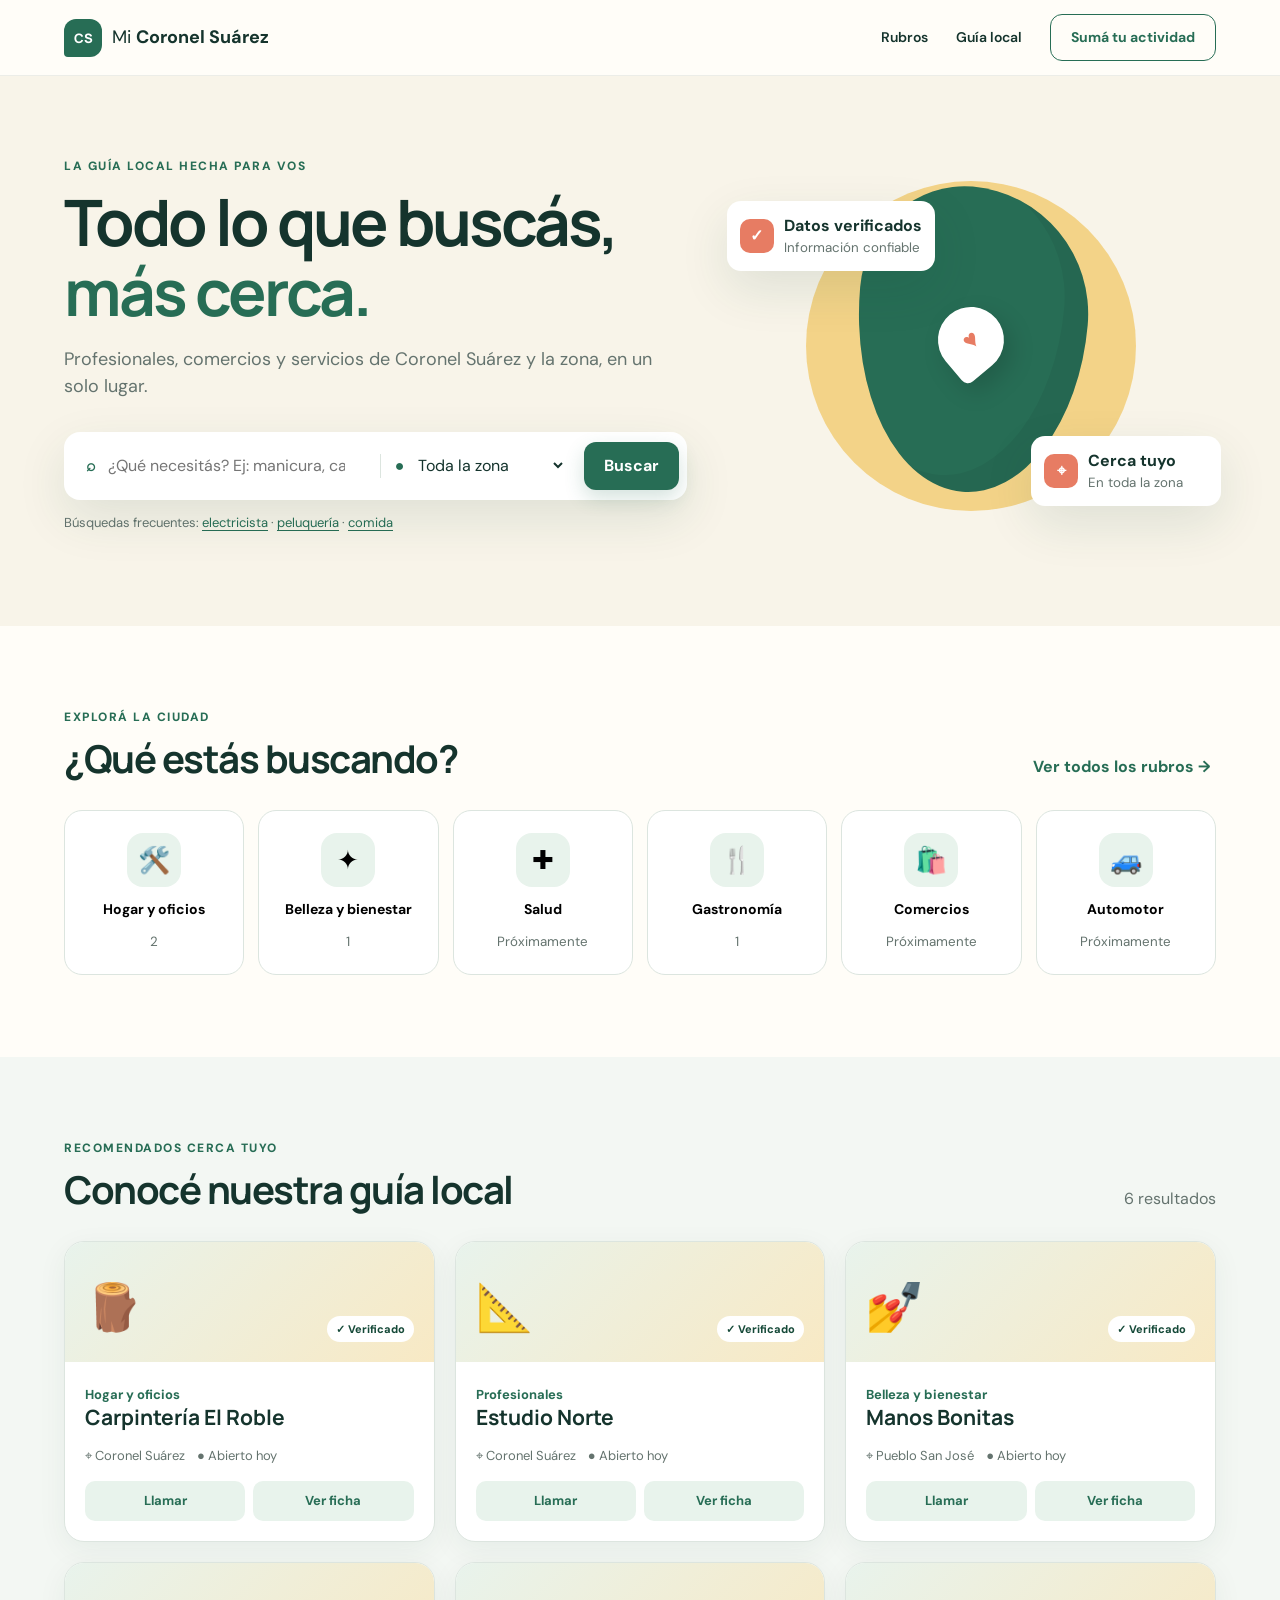
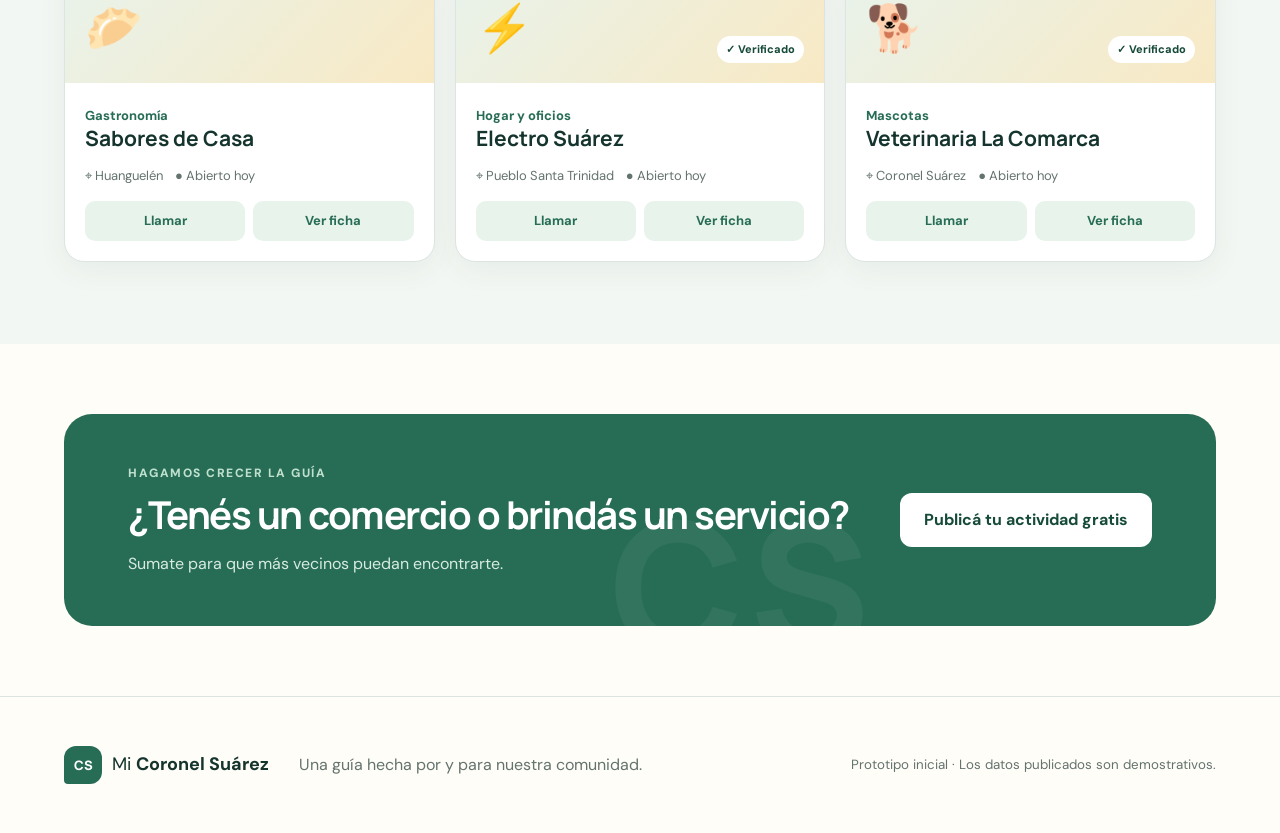
<file: index.html>
<!doctype html>
<html lang="es">
<head>
  <meta charset="UTF-8">
  <meta name="viewport" content="width=device-width, initial-scale=1.0">
  <meta name="description" content="Guía local de profesionales, comercios y servicios de Coronel Suárez.">
  <title>Mi Coronel Suárez — Todo lo que buscás, cerca</title>
  <link rel="preconnect" href="https://fonts.googleapis.com">
  <link rel="preconnect" href="https://fonts.gstatic.com" crossorigin>
  <link href="https://fonts.googleapis.com/css2?family=DM+Sans:wght@400;500;600;700&family=Manrope:wght@700;800&display=swap" rel="stylesheet">
  <link rel="stylesheet" href="styles.css">
</head>
<body>
  <header class="site-header">
    <a class="brand" href="#inicio" aria-label="Mi Coronel Suárez, inicio">
      <span class="brand-mark">CS</span>
      <span>Mi <strong>Coronel Suárez</strong></span>
    </a>
    <nav aria-label="Navegación principal">
      <a href="#rubros">Rubros</a>
      <a href="#resultados">Guía local</a>
      <button class="button button-outline" data-open-form>Sumá tu actividad</button>
    </nav>
  </header>

  <main>
    <section class="hero" id="inicio">
      <div class="hero-copy">
        <span class="eyebrow">La guía local hecha para vos</span>
        <h1>Todo lo que buscás,<br><em>más cerca.</em></h1>
        <p>Profesionales, comercios y servicios de Coronel Suárez y la zona, en un solo lugar.</p>

        <form class="search-box" id="searchForm" role="search">
          <label class="search-input">
            <span aria-hidden="true">⌕</span>
            <input id="searchInput" type="search" placeholder="¿Qué necesitás? Ej: manicura, carpintero…" autocomplete="off">
          </label>
          <label class="location-select">
            <span aria-hidden="true">●</span>
            <select id="locationSelect" aria-label="Elegir localidad">
              <option value="todas">Toda la zona</option>
              <option value="coronel-suarez">Coronel Suárez</option>
              <option value="huanguelen">Huanguelén</option>
              <option value="pueblo-san-jose">Pueblo San José</option>
              <option value="pueblo-santa-maria">Pueblo Santa María</option>
              <option value="pueblo-santa-trinidad">Pueblo Santa Trinidad</option>
            </select>
          </label>
          <button class="button button-primary" type="submit">Buscar</button>
        </form>
        <p class="popular">Búsquedas frecuentes: <button data-query="electricista">electricista</button> · <button data-query="peluquería">peluquería</button> · <button data-query="comida">comida</button></p>
      </div>
      <div class="hero-art" aria-hidden="true">
        <div class="sun"></div>
        <div class="map-shape"><span class="map-pin">♥</span></div>
        <div class="floating-card card-one"><b>✓</b><span><strong>Datos verificados</strong><small>Información confiable</small></span></div>
        <div class="floating-card card-two"><b>⌖</b><span><strong>Cerca tuyo</strong><small>En toda la zona</small></span></div>
      </div>
    </section>

    <section class="section" id="rubros">
      <div class="section-heading">
        <div><span class="eyebrow">Explorá la ciudad</span><h2>¿Qué estás buscando?</h2></div>
        <button class="text-link" id="showAllCategories">Ver todos los rubros →</button>
      </div>
      <div class="category-grid" id="categoryGrid"></div>
    </section>

    <section class="section results-section" id="resultados">
      <div class="section-heading">
        <div><span class="eyebrow">Recomendados cerca tuyo</span><h2 id="resultsTitle">Conocé nuestra guía local</h2></div>
        <span class="result-count" id="resultCount"></span>
      </div>
      <div class="listing-grid" id="listingGrid"></div>
      <div class="empty-state" id="emptyState" hidden>
        <span>⌕</span><h3>No encontramos resultados</h3><p>Probá con otra palabra o elegí “Toda la zona”.</p>
        <button class="button button-primary" id="clearFilters">Limpiar búsqueda</button>
      </div>
    </section>

    <section class="join-banner">
      <div><span class="eyebrow">Hagamos crecer la guía</span><h2>¿Tenés un comercio o brindás un servicio?</h2><p>Sumate para que más vecinos puedan encontrarte.</p></div>
      <button class="button button-light" data-open-form>Publicá tu actividad gratis</button>
    </section>
  </main>

  <footer>
    <a class="brand" href="#inicio"><span class="brand-mark">CS</span><span>Mi <strong>Coronel Suárez</strong></span></a>
    <p>Una guía hecha por y para nuestra comunidad.</p>
    <small>Prototipo inicial · Los datos publicados son demostrativos.</small>
  </footer>

  <dialog id="joinDialog">
    <button class="dialog-close" aria-label="Cerrar">×</button>
    <span class="eyebrow">Sumate a la guía</span>
    <h2>Contanos sobre tu actividad</h2>
    <p>En esta primera versión vamos a registrar tu interés. El formulario definitivo incluirá validación de datos.</p>
    <form id="joinForm">
      <label>Nombre de la actividad<input required name="name" placeholder="Ej: Carpintería El Roble"></label>
      <label>Rubro<input required name="category" placeholder="Ej: Carpintería"></label>
      <label>WhatsApp o teléfono<input required name="phone" inputmode="tel" placeholder="2926…"></label>
      <button class="button button-primary" type="submit">Quiero sumarme</button>
    </form>
    <p class="form-success" id="formSuccess" hidden>¡Gracias! En la versión conectada, este registro llegará al administrador.</p>
  </dialog>

  <script src="app.js"></script>
</body>
</html>
</file>
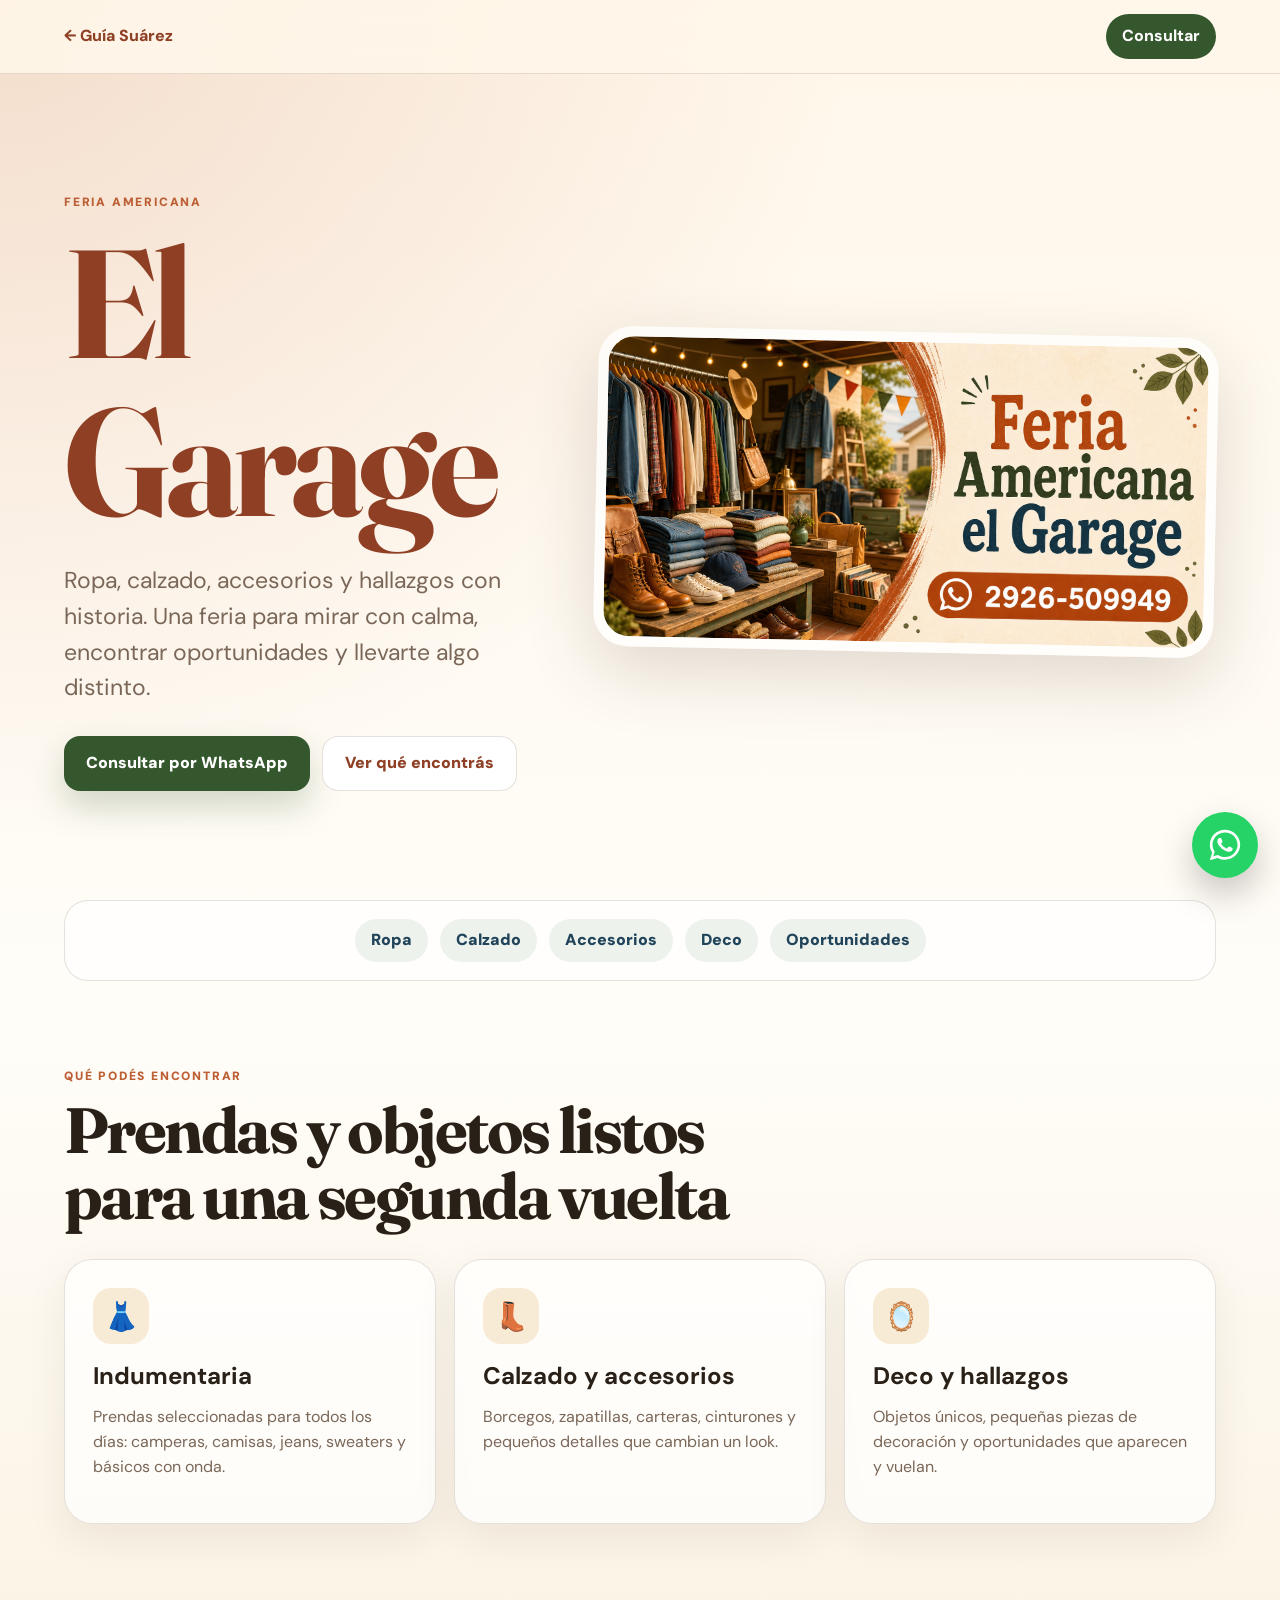
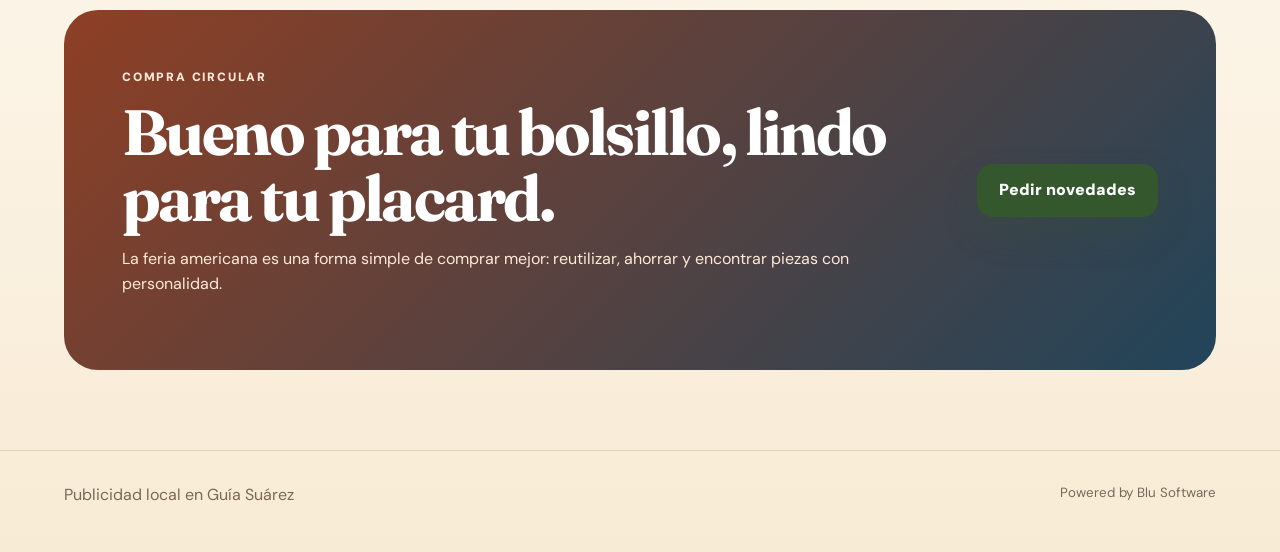
<file: public/feria-americana-el-garage.html>
<!doctype html>
<html lang="es">
<head>
  <meta charset="UTF-8">
  <meta name="viewport" content="width=device-width, initial-scale=1.0">
  <meta name="description" content="Feria Americana el Garage: ropa, calzado, accesorios y oportunidades únicas.">
  <title>Feria Americana el Garage — Guía Suárez</title>
  <link rel="icon" href="/favicon.svg" type="image/svg+xml">
  <link rel="preconnect" href="https://fonts.googleapis.com">
  <link rel="preconnect" href="https://fonts.gstatic.com" crossorigin>
  <link href="https://fonts.googleapis.com/css2?family=DM+Sans:wght@400;500;600;700;800&family=Fraunces:opsz,wght@9..144,700;9..144,800&display=swap" rel="stylesheet">
  <link rel="stylesheet" href="garage.css">
</head>
<body>
  <header class="garage-header">
    <a class="back-link" href="/" aria-label="Volver a Guía Suárez">← Guía Suárez</a>
    <a class="header-whatsapp" href="https://wa.me/542926509949?text=Hola%2C%20vengo%20desde%20Gu%C3%ADa%20Su%C3%A1rez%20y%20quiero%20consultar%20por%20la%20Feria%20Americana%20el%20Garage" target="_blank" rel="noopener">Consultar</a>
  </header>

  <main>
    <section class="garage-hero">
      <div class="hero-copy">
        <span class="eyebrow">Feria americana</span>
        <h1>El Garage</h1>
        <p>Ropa, calzado, accesorios y hallazgos con historia. Una feria para mirar con calma, encontrar oportunidades y llevarte algo distinto.</p>
        <div class="hero-actions">
          <a class="button button-primary" href="https://wa.me/542926509949?text=Hola%2C%20vengo%20desde%20Gu%C3%ADa%20Su%C3%A1rez%20y%20quiero%20consultar%20por%20la%20Feria%20Americana%20el%20Garage" target="_blank" rel="noopener">Consultar por WhatsApp</a>
          <a class="button button-soft" href="#novedades">Ver qué encontrás</a>
        </div>
      </div>
      <div class="hero-image-card">
        <img src="assets/banner-feria-americana-el-garage.png" alt="Feria Americana el Garage">
      </div>
    </section>

    <section class="garage-strip" aria-label="Categorías disponibles">
      <span>Ropa</span>
      <span>Calzado</span>
      <span>Accesorios</span>
      <span>Deco</span>
      <span>Oportunidades</span>
    </section>

    <section class="section" id="novedades">
      <div class="section-title">
        <span class="eyebrow">Qué podés encontrar</span>
        <h2>Prendas y objetos listos para una segunda vuelta</h2>
      </div>
      <div class="feature-grid">
        <article class="feature-card">
          <span>👗</span>
          <h3>Indumentaria</h3>
          <p>Prendas seleccionadas para todos los días: camperas, camisas, jeans, sweaters y básicos con onda.</p>
        </article>
        <article class="feature-card">
          <span>👢</span>
          <h3>Calzado y accesorios</h3>
          <p>Borcegos, zapatillas, carteras, cinturones y pequeños detalles que cambian un look.</p>
        </article>
        <article class="feature-card">
          <span>🪞</span>
          <h3>Deco y hallazgos</h3>
          <p>Objetos únicos, pequeñas piezas de decoración y oportunidades que aparecen y vuelan.</p>
        </article>
      </div>
    </section>

    <section class="highlight">
      <div>
        <span class="eyebrow">Compra circular</span>
        <h2>Bueno para tu bolsillo, lindo para tu placard.</h2>
        <p>La feria americana es una forma simple de comprar mejor: reutilizar, ahorrar y encontrar piezas con personalidad.</p>
      </div>
      <a class="button button-primary" href="https://wa.me/542926509949?text=Hola%2C%20quiero%20ver%20novedades%20de%20Feria%20Americana%20el%20Garage" target="_blank" rel="noopener">Pedir novedades</a>
    </section>
  </main>

  <footer class="garage-footer">
    <p>Publicidad local en Guía Suárez</p>
    <small>Powered by Blu Software</small>
  </footer>

  <a class="floating-whatsapp" href="https://wa.me/542926509949?text=Hola%2C%20vengo%20desde%20Gu%C3%ADa%20Su%C3%A1rez%20y%20quiero%20consultar%20por%20la%20Feria%20Americana%20el%20Garage" target="_blank" rel="noopener" aria-label="Consultar por WhatsApp">
    <svg viewBox="0 0 32 32" aria-hidden="true">
      <path d="M16.02 3.2c-7.05 0-12.78 5.62-12.78 12.54 0 2.38.68 4.68 1.98 6.67L3.2 28.8l6.63-1.94a13.08 13.08 0 0 0 6.19 1.56c7.05 0 12.78-5.62 12.78-12.54S23.07 3.2 16.02 3.2Zm0 22.96c-1.98 0-3.9-.55-5.56-1.58l-.4-.24-3.93 1.15 1.2-3.78-.27-.42a10.13 10.13 0 0 1-1.57-5.55c0-5.67 4.72-10.28 10.53-10.28s10.53 4.61 10.53 10.28-4.72 10.42-10.53 10.42Zm5.77-7.78c-.32-.16-1.88-.91-2.17-1.02-.29-.11-.5-.16-.71.16-.21.31-.82 1.02-1 1.23-.19.21-.37.24-.69.08-.32-.16-1.34-.49-2.55-1.55-.94-.83-1.58-1.86-1.76-2.17-.19-.31-.02-.48.14-.64.14-.14.32-.37.48-.55.16-.18.21-.31.32-.52.11-.21.05-.39-.03-.55-.08-.16-.71-1.68-.98-2.3-.26-.6-.52-.52-.71-.53h-.61c-.21 0-.55.08-.84.39-.29.31-1.1 1.06-1.1 2.59s1.13 3.01 1.29 3.22c.16.21 2.22 3.34 5.38 4.68.75.32 1.34.51 1.8.65.76.24 1.45.21 1.99.13.61-.09 1.88-.76 2.15-1.49.27-.73.27-1.36.19-1.49-.08-.13-.29-.21-.61-.37Z"/>
    </svg>
  </a>
</body>
</html>
</file>
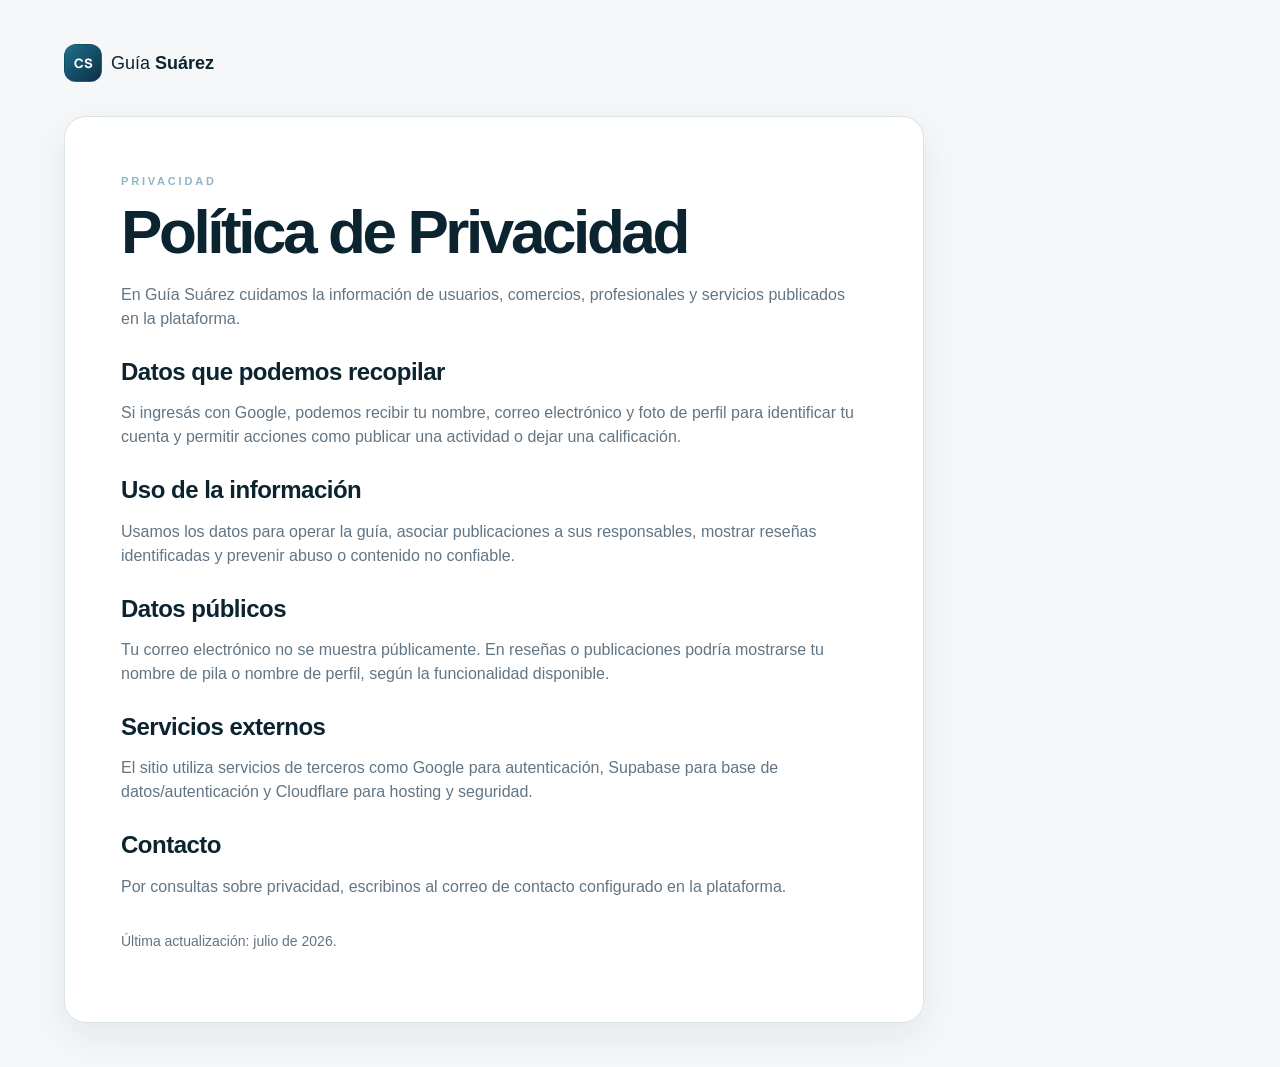
<file: public/privacidad.html>
<!doctype html>
<html lang="es">
<head>
  <meta charset="UTF-8">
  <meta name="viewport" content="width=device-width, initial-scale=1.0">
  <meta name="robots" content="index, follow">
  <link rel="canonical" href="https://guiasuarez.ar/privacidad.html">
  <title>Política de Privacidad — Guía Suárez</title>
  <link rel="icon" href="/favicon.svg" type="image/svg+xml">
  <link rel="preconnect" href="https://fonts.googleapis.com">
  <link rel="preconnect" href="https://fonts.gstatic.com" crossorigin>
  <link href="https://fonts.googleapis.com/css2?family=DM+Sans:wght@400;600;700;800&family=Manrope:wght@700;800&display=swap" rel="stylesheet">
  <link rel="stylesheet" href="styles.css">
</head>
<body>
  <main class="legal-page">
    <a class="brand" href="/"><span class="brand-mark">CS</span><span>Guía <strong>Suárez</strong></span></a>
    <article class="legal-card">
      <span class="eyebrow">Privacidad</span>
      <h1>Política de Privacidad</h1>
      <p>En Guía Suárez cuidamos la información de usuarios, comercios, profesionales y servicios publicados en la plataforma.</p>

      <h2>Datos que podemos recopilar</h2>
      <p>Si ingresás con Google, podemos recibir tu nombre, correo electrónico y foto de perfil para identificar tu cuenta y permitir acciones como publicar una actividad o dejar una calificación.</p>

      <h2>Uso de la información</h2>
      <p>Usamos los datos para operar la guía, asociar publicaciones a sus responsables, mostrar reseñas identificadas y prevenir abuso o contenido no confiable.</p>

      <h2>Datos públicos</h2>
      <p>Tu correo electrónico no se muestra públicamente. En reseñas o publicaciones podría mostrarse tu nombre de pila o nombre de perfil, según la funcionalidad disponible.</p>

      <h2>Servicios externos</h2>
      <p>El sitio utiliza servicios de terceros como Google para autenticación, Supabase para base de datos/autenticación y Cloudflare para hosting y seguridad.</p>

      <h2>Contacto</h2>
      <p>Por consultas sobre privacidad, escribinos al correo de contacto configurado en la plataforma.</p>

      <p class="legal-updated">Última actualización: julio de 2026.</p>
    </article>
  </main>
</body>
</html>
</file>
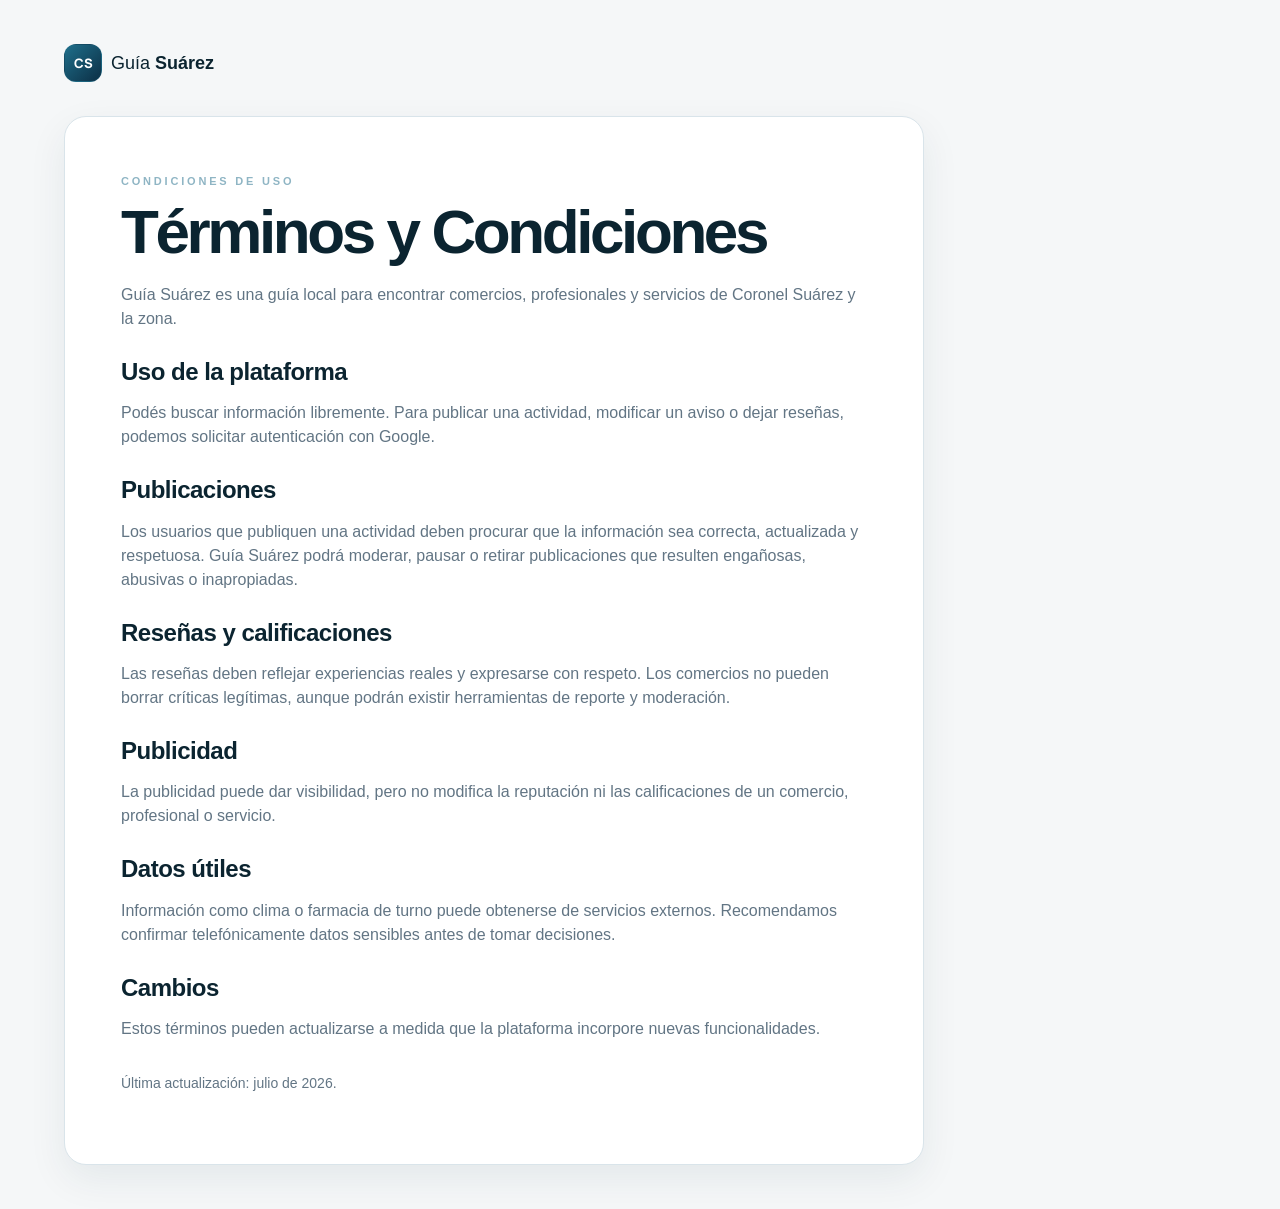
<file: public/terminos.html>
<!doctype html>
<html lang="es">
<head>
  <meta charset="UTF-8">
  <meta name="viewport" content="width=device-width, initial-scale=1.0">
  <meta name="robots" content="index, follow">
  <link rel="canonical" href="https://guiasuarez.ar/terminos.html">
  <title>Términos y Condiciones — Guía Suárez</title>
  <link rel="icon" href="/favicon.svg" type="image/svg+xml">
  <link rel="preconnect" href="https://fonts.googleapis.com">
  <link rel="preconnect" href="https://fonts.gstatic.com" crossorigin>
  <link href="https://fonts.googleapis.com/css2?family=DM+Sans:wght@400;600;700;800&family=Manrope:wght@700;800&display=swap" rel="stylesheet">
  <link rel="stylesheet" href="styles.css">
</head>
<body>
  <main class="legal-page">
    <a class="brand" href="/"><span class="brand-mark">CS</span><span>Guía <strong>Suárez</strong></span></a>
    <article class="legal-card">
      <span class="eyebrow">Condiciones de uso</span>
      <h1>Términos y Condiciones</h1>
      <p>Guía Suárez es una guía local para encontrar comercios, profesionales y servicios de Coronel Suárez y la zona.</p>

      <h2>Uso de la plataforma</h2>
      <p>Podés buscar información libremente. Para publicar una actividad, modificar un aviso o dejar reseñas, podemos solicitar autenticación con Google.</p>

      <h2>Publicaciones</h2>
      <p>Los usuarios que publiquen una actividad deben procurar que la información sea correcta, actualizada y respetuosa. Guía Suárez podrá moderar, pausar o retirar publicaciones que resulten engañosas, abusivas o inapropiadas.</p>

      <h2>Reseñas y calificaciones</h2>
      <p>Las reseñas deben reflejar experiencias reales y expresarse con respeto. Los comercios no pueden borrar críticas legítimas, aunque podrán existir herramientas de reporte y moderación.</p>

      <h2>Publicidad</h2>
      <p>La publicidad puede dar visibilidad, pero no modifica la reputación ni las calificaciones de un comercio, profesional o servicio.</p>

      <h2>Datos útiles</h2>
      <p>Información como clima o farmacia de turno puede obtenerse de servicios externos. Recomendamos confirmar telefónicamente datos sensibles antes de tomar decisiones.</p>

      <h2>Cambios</h2>
      <p>Estos términos pueden actualizarse a medida que la plataforma incorpore nuevas funcionalidades.</p>

      <p class="legal-updated">Última actualización: julio de 2026.</p>
    </article>
  </main>
</body>
</html>
</file>
<file: styles.css>
:root {
  --ink: #15342d;
  --green: #276d55;
  --green-dark: #164a39;
  --mint: #e8f3ec;
  --cream: #f8f4e9;
  --yellow: #efb83e;
  --coral: #e77c63;
  --white: #fff;
  --muted: #64736e;
  --line: #dce5df;
  --shadow: 0 18px 50px rgba(22, 74, 57, .11);
}

* { box-sizing: border-box; }
html { scroll-behavior: smooth; }
body { margin: 0; color: var(--ink); background: #fffdf8; font: 16px/1.5 "DM Sans", sans-serif; }
button, input, select { font: inherit; }
button, a { -webkit-tap-highlight-color: transparent; }
button { cursor: pointer; }
a { color: inherit; text-decoration: none; }

.site-header { height: 76px; padding: 0 max(5vw, 24px); display: flex; align-items: center; justify-content: space-between; background: rgba(255,253,248,.94); border-bottom: 1px solid rgba(21,52,45,.08); position: sticky; top: 0; z-index: 10; backdrop-filter: blur(12px); }
.brand { display: inline-flex; align-items: center; gap: 10px; font-size: 18px; }
.brand-mark { width: 38px; height: 38px; display: grid; place-items: center; border-radius: 12px 12px 12px 4px; color: white; background: var(--green); font: 800 13px "Manrope"; letter-spacing: -.5px; }
nav { display: flex; align-items: center; gap: 28px; font-size: 14px; font-weight: 600; }
nav a:hover { color: var(--green); }
.button { border: 0; border-radius: 12px; padding: 12px 20px; font-weight: 700; transition: .2s ease; }
.button:hover { transform: translateY(-2px); }
.button-primary { background: var(--green); color: white; box-shadow: 0 8px 20px rgba(39,109,85,.2); }
.button-primary:hover { background: var(--green-dark); }
.button-outline { color: var(--green); background: transparent; border: 1px solid var(--green); }
.button-light { color: var(--green-dark); background: white; padding: 15px 24px; }

.hero { min-height: 550px; padding: 72px max(5vw, 24px); display: grid; grid-template-columns: 1.12fr .88fr; align-items: center; gap: 40px; overflow: hidden; background: var(--cream); }
.eyebrow { display: block; color: var(--green); font-size: 12px; font-weight: 800; text-transform: uppercase; letter-spacing: 1.5px; margin-bottom: 12px; }
h1, h2, h3 { font-family: "Manrope", sans-serif; line-height: 1.1; margin: 0; }
h1 { font-size: clamp(44px, 5vw, 72px); letter-spacing: -3px; }
h1 em { color: var(--green); font-style: normal; }
.hero-copy > p { max-width: 600px; color: var(--muted); font-size: 18px; }
.search-box { max-width: 780px; min-height: 68px; display: flex; align-items: center; margin-top: 32px; padding: 8px; gap: 4px; background: white; border-radius: 16px; box-shadow: var(--shadow); position: relative; z-index: 3; }
.search-input, .location-select { display: flex; align-items: center; gap: 10px; padding: 0 14px; }
.search-input { flex: 1; }
.search-input span, .location-select span { color: var(--green); font-weight: 800; }
.search-input input, .location-select select { width: 100%; border: 0; outline: 0; color: var(--ink); background: transparent; }
.location-select { width: 200px; border-left: 1px solid var(--line); }
.popular { font-size: 13px !important; }
.popular button { padding: 0; color: var(--green); border: 0; background: none; text-decoration: underline; text-underline-offset: 3px; }
.hero-art { height: 400px; position: relative; }
.sun { width: 330px; height: 330px; position: absolute; top: 30px; left: 50%; transform: translateX(-50%); border-radius: 50%; background: #f2c969; opacity: .75; }
.map-shape { width: 230px; height: 305px; display: grid; place-items: center; position: absolute; top: 36px; left: 50%; transform: translateX(-50%) rotate(5deg); color: white; background: var(--green); border-radius: 45% 55% 48% 52% / 36% 42% 58% 64%; box-shadow: inset -25px -15px 0 rgba(0,0,0,.05); }
.map-pin { width: 66px; height: 66px; display: grid; place-items: center; border-radius: 50% 50% 50% 8px; transform: rotate(-45deg); color: var(--coral); background: white; box-shadow: 0 12px 25px rgba(0,0,0,.15); font-size: 25px; }
.map-pin::first-letter { transform: rotate(45deg); }
.floating-card { min-width: 190px; display: flex; align-items: center; gap: 10px; position: absolute; padding: 13px; background: white; border-radius: 14px; box-shadow: var(--shadow); }
.floating-card b { width: 34px; height: 34px; display: grid; place-items: center; border-radius: 10px; color: white; background: var(--coral); }
.floating-card span { display: flex; flex-direction: column; }
.floating-card small { color: var(--muted); }
.card-one { top: 50px; left: 0; }
.card-two { right: -5px; bottom: 45px; }

.section { padding: 82px max(5vw, 24px); }
.section-heading { display: flex; align-items: end; justify-content: space-between; gap: 20px; margin-bottom: 30px; }
.section-heading h2, .join-banner h2 { font-size: clamp(30px, 3vw, 44px); letter-spacing: -1.5px; }
.text-link { color: var(--green); background: none; border: 0; font-weight: 700; }
.category-grid { display: grid; grid-template-columns: repeat(6, 1fr); gap: 14px; }
.category-card { min-height: 145px; padding: 22px 14px; display: flex; flex-direction: column; align-items: center; justify-content: center; gap: 12px; text-align: center; border: 1px solid var(--line); border-radius: 18px; background: white; transition: .2s ease; }
.category-card:hover, .category-card.active { border-color: var(--green); transform: translateY(-4px); box-shadow: 0 12px 30px rgba(22,74,57,.09); }
.category-icon { width: 54px; height: 54px; display: grid; place-items: center; border-radius: 16px; background: var(--mint); font-size: 26px; }
.category-card strong { font-size: 14px; }
.category-card small { color: var(--muted); }

.results-section { background: #f3f7f3; }
.result-count { color: var(--muted); }
.listing-grid { display: grid; grid-template-columns: repeat(3, 1fr); gap: 20px; }
.listing-card { overflow: hidden; border: 1px solid var(--line); border-radius: 20px; background: white; box-shadow: 0 8px 30px rgba(22,74,57,.06); }
.listing-cover { height: 120px; padding: 20px; display: flex; align-items: end; justify-content: space-between; background: linear-gradient(135deg, var(--mint), #f8e9c4); }
.listing-cover span:first-child { font-size: 46px; }
.verified { padding: 5px 9px; border-radius: 20px; color: var(--green-dark); background: white; font-size: 11px; font-weight: 800; }
.listing-body { padding: 20px; }
.listing-body h3 { font-size: 21px; margin-bottom: 5px; }
.listing-category { color: var(--green); font-size: 13px; font-weight: 700; }
.listing-meta { display: flex; gap: 12px; margin: 16px 0; color: var(--muted); font-size: 13px; }
.listing-actions { display: flex; gap: 8px; }
.listing-actions a { flex: 1; padding: 10px; border-radius: 10px; text-align: center; color: var(--green); background: var(--mint); font-size: 13px; font-weight: 700; }
.empty-state { padding: 60px 20px; text-align: center; }
.empty-state > span { font-size: 45px; }
.empty-state p { color: var(--muted); }

.join-banner { margin: 70px max(5vw, 24px); padding: 50px clamp(28px, 5vw, 70px); display: flex; align-items: center; justify-content: space-between; gap: 30px; color: white; background: var(--green); border-radius: 28px; position: relative; overflow: hidden; }
.join-banner::after { content: "CS"; position: absolute; right: 30%; bottom: -80px; color: rgba(255,255,255,.05); font: 800 180px "Manrope"; }
.join-banner .eyebrow { color: #bfe0cf; }
.join-banner p { margin-bottom: 0; color: #d7ebe1; }
footer { padding: 40px max(5vw, 24px); display: flex; align-items: center; gap: 30px; border-top: 1px solid var(--line); }
footer p { flex: 1; color: var(--muted); }
footer small { color: var(--muted); }

dialog { width: min(500px, calc(100% - 30px)); padding: 34px; color: var(--ink); border: 0; border-radius: 22px; box-shadow: 0 25px 80px rgba(0,0,0,.25); }
dialog::backdrop { background: rgba(12,35,28,.65); backdrop-filter: blur(4px); }
.dialog-close { position: absolute; top: 12px; right: 16px; border: 0; background: none; font-size: 28px; }
dialog p { color: var(--muted); }
dialog form { display: grid; gap: 14px; margin-top: 22px; }
dialog label { display: grid; gap: 6px; font-size: 13px; font-weight: 700; }
dialog input { padding: 12px; border: 1px solid var(--line); border-radius: 10px; outline: 0; }
dialog input:focus { border-color: var(--green); }
.form-success { padding: 12px; color: var(--green-dark); background: var(--mint); border-radius: 10px; }

@media (max-width: 900px) {
  nav a { display: none; }
  .hero { grid-template-columns: 1fr; padding-top: 50px; }
  .hero-art { height: 320px; }
  .category-grid { grid-template-columns: repeat(3, 1fr); }
  .listing-grid { grid-template-columns: repeat(2, 1fr); }
  footer { flex-wrap: wrap; }
}

@media (max-width: 600px) {
  .site-header { height: 66px; }
  nav .button { padding: 9px 11px; font-size: 12px; }
  .brand { font-size: 15px; }
  .brand-mark { width: 34px; height: 34px; }
  .hero { padding-top: 44px; gap: 10px; }
  h1 { font-size: 44px; letter-spacing: -2px; }
  .hero-copy > p { font-size: 16px; }
  .search-box { display: grid; grid-template-columns: 1fr auto; }
  .search-input { grid-column: 1 / -1; height: 46px; }
  .location-select { width: auto; height: 42px; border-left: 0; border-top: 1px solid var(--line); }
  .hero-art { height: 280px; transform: scale(.9); }
  .sun { width: 250px; height: 250px; }
  .map-shape { width: 175px; height: 235px; }
  .floating-card { min-width: 160px; padding: 9px; font-size: 12px; }
  .card-one { left: -20px; }
  .card-two { right: -20px; }
  .section { padding-top: 58px; padding-bottom: 58px; }
  .section-heading { align-items: start; flex-direction: column; }
  .category-grid { grid-template-columns: repeat(2, 1fr); }
  .listing-grid { grid-template-columns: 1fr; }
  .join-banner { margin: 30px 18px; padding: 34px 24px; flex-direction: column; align-items: start; }
  footer { align-items: start; flex-direction: column; gap: 8px; }
}
</file>
<file: public/garage.css>
:root {
  --ink: #292017;
  --muted: #7a6758;
  --cream: #fff7ea;
  --paper: #f8ebd5;
  --terracotta: #bd5f35;
  --terracotta-dark: #8e3f24;
  --green: #34572d;
  --blue: #21445a;
  --line: rgba(71, 45, 28, .14);
  --shadow: 0 24px 70px rgba(69, 38, 18, .16);
}

* { box-sizing: border-box; }
html { scroll-behavior: smooth; }
body {
  margin: 0;
  color: var(--ink);
  background:
    radial-gradient(circle at top left, rgba(189, 95, 53, .17), transparent 34%),
    linear-gradient(180deg, var(--cream), #fffdf8 48%, var(--paper));
  font: 16px/1.55 "DM Sans", sans-serif;
}

a { color: inherit; text-decoration: none; }
img { max-width: 100%; display: block; }

.garage-header {
  height: 74px;
  padding: 0 max(5vw, 22px);
  display: flex;
  align-items: center;
  justify-content: space-between;
  position: sticky;
  top: 0;
  z-index: 10;
  background: rgba(255, 247, 234, .86);
  border-bottom: 1px solid var(--line);
  backdrop-filter: blur(14px);
}

.back-link {
  font-weight: 800;
  color: var(--terracotta-dark);
}

.header-whatsapp {
  padding: 10px 16px;
  border-radius: 999px;
  color: white;
  background: var(--green);
  font-weight: 800;
}

.garage-hero {
  min-height: calc(100vh - 74px);
  padding: 70px max(5vw, 22px) 60px;
  display: grid;
  grid-template-columns: .86fr 1.14fr;
  align-items: center;
  gap: clamp(28px, 5vw, 70px);
}

.eyebrow {
  display: block;
  margin-bottom: 12px;
  color: var(--terracotta);
  font-size: 12px;
  font-weight: 900;
  letter-spacing: 1.8px;
  text-transform: uppercase;
}

h1, h2, h3 {
  margin: 0;
  line-height: 1.03;
}

h1, h2 {
  font-family: "Fraunces", serif;
  letter-spacing: -.04em;
}

h1 {
  max-width: 620px;
  color: var(--terracotta-dark);
  font-size: clamp(68px, 12vw, 156px);
}

.hero-copy p {
  max-width: 590px;
  color: var(--muted);
  font-size: clamp(18px, 2vw, 23px);
}

.hero-actions {
  display: flex;
  flex-wrap: wrap;
  gap: 12px;
  margin-top: 30px;
}

.button {
  display: inline-flex;
  align-items: center;
  justify-content: center;
  min-height: 50px;
  padding: 14px 22px;
  border-radius: 16px;
  font-weight: 900;
  transition: transform .2s ease, box-shadow .2s ease;
}

.button:hover {
  transform: translateY(-2px);
}

.button-primary {
  color: white;
  background: var(--green);
  box-shadow: 0 16px 34px rgba(52, 87, 45, .22);
}

.button-soft {
  color: var(--terracotta-dark);
  background: white;
  border: 1px solid var(--line);
}

.hero-image-card {
  padding: 10px;
  border-radius: 34px;
  background: rgba(255,255,255,.7);
  box-shadow: var(--shadow);
  transform: rotate(1.2deg);
}

.hero-image-card img {
  width: 100%;
  border-radius: 26px;
}

.garage-strip {
  margin: 0 max(5vw, 22px);
  padding: 18px;
  display: flex;
  flex-wrap: wrap;
  justify-content: center;
  gap: 12px;
  border: 1px solid var(--line);
  border-radius: 24px;
  background: rgba(255,255,255,.62);
}

.garage-strip span {
  padding: 9px 16px;
  border-radius: 999px;
  color: var(--blue);
  background: #edf2ed;
  font-weight: 900;
}

.section {
  padding: 86px max(5vw, 22px);
}

.section-title {
  max-width: 760px;
  margin-bottom: 30px;
}

.section-title h2,
.highlight h2 {
  font-size: clamp(36px, 5vw, 64px);
}

.feature-grid {
  display: grid;
  grid-template-columns: repeat(3, 1fr);
  gap: 18px;
}

.feature-card {
  min-height: 260px;
  padding: 28px;
  border: 1px solid var(--line);
  border-radius: 28px;
  background: rgba(255,255,255,.72);
  box-shadow: 0 14px 40px rgba(69, 38, 18, .08);
}

.feature-card span {
  width: 56px;
  height: 56px;
  display: grid;
  place-items: center;
  margin-bottom: 20px;
  border-radius: 18px;
  background: var(--paper);
  font-size: 28px;
}

.feature-card h3 {
  margin-bottom: 10px;
  font-size: 24px;
}

.feature-card p,
.highlight p {
  color: var(--muted);
}

.highlight {
  margin: 0 max(5vw, 22px) 80px;
  padding: clamp(30px, 5vw, 58px);
  display: flex;
  align-items: center;
  justify-content: space-between;
  gap: 30px;
  border-radius: 34px;
  color: white;
  background: linear-gradient(135deg, var(--terracotta-dark), var(--blue));
  overflow: hidden;
}

.highlight .eyebrow,
.highlight p {
  color: #ffe9d7;
}

.highlight div {
  max-width: 780px;
}

.garage-footer {
  padding: 32px max(5vw, 22px) 44px;
  display: flex;
  justify-content: space-between;
  gap: 20px;
  color: var(--muted);
  border-top: 1px solid var(--line);
}

.garage-footer p {
  margin: 0;
}

.floating-whatsapp {
  width: 66px;
  height: 66px;
  display: grid;
  place-items: center;
  position: fixed;
  right: 22px;
  bottom: 22px;
  z-index: 20;
  border-radius: 50%;
  color: white;
  background: #25d366;
  box-shadow: 0 16px 35px rgba(0, 0, 0, .22);
  transition: transform .2s ease;
}

.floating-whatsapp:hover {
  transform: translateY(-3px) scale(1.04);
}

.floating-whatsapp svg {
  width: 38px;
  height: 38px;
  fill: currentColor;
}

@media (max-width: 960px) {
  .garage-hero {
    grid-template-columns: 1fr;
    min-height: auto;
  }

  .hero-image-card {
    transform: none;
  }

  .feature-grid {
    grid-template-columns: 1fr;
  }

  .highlight {
    align-items: start;
    flex-direction: column;
  }
}

@media (max-width: 620px) {
  .garage-header {
    height: 66px;
  }

  .garage-hero {
    padding-top: 42px;
  }

  h1 {
    font-size: 74px;
  }

  .hero-actions .button {
    width: 100%;
  }

  .garage-strip {
    justify-content: flex-start;
  }

  .garage-footer {
    flex-direction: column;
  }

  .floating-whatsapp {
    width: 58px;
    height: 58px;
  }
}
</file>
<file: public/styles.css>
:root {
  --ink: #15342d;
  --green: #276d55;
  --green-dark: #164a39;
  --mint: #e8f3ec;
  --cream: #f8f4e9;
  --yellow: #efb83e;
  --coral: #e77c63;
  --white: #fff;
  --muted: #64736e;
  --line: #dce5df;
  --shadow: 0 18px 50px rgba(22, 74, 57, .11);
}

* { box-sizing: border-box; }
[hidden] { display: none !important; }
html { scroll-behavior: smooth; }
body { margin: 0; color: var(--ink); background: #fffdf8; font: 16px/1.5 "DM Sans", sans-serif; }
button, input, select { font: inherit; }
button, a { -webkit-tap-highlight-color: transparent; }
button { cursor: pointer; }
a { color: inherit; text-decoration: none; }

.site-header { height: 76px; padding: 0 max(5vw, 24px); display: flex; align-items: center; justify-content: space-between; background: rgba(255,253,248,.94); border-bottom: 1px solid rgba(21,52,45,.08); position: sticky; top: 0; z-index: 10; backdrop-filter: blur(12px); }
.brand { display: inline-flex; align-items: center; gap: 10px; font-size: 18px; }
.brand-mark { width: 38px; height: 38px; display: grid; place-items: center; border-radius: 12px 12px 12px 4px; color: white; background: var(--green); font: 800 13px "Manrope"; letter-spacing: -.5px; }
.brand-logo-mark { overflow: hidden; border: 1px solid rgba(39,109,85,.16); background: #fffdf8 url("/assets/logo-mapa-clasificados-v2.png") center / 58px 58px no-repeat; box-shadow: 0 8px 18px rgba(22,74,57,.08); }
.brand-weather-mark { border: 1px solid rgba(239,184,62,.24); color: var(--green-dark); background: linear-gradient(135deg, #fff8d8, #e8f3ec); box-shadow: 0 8px 18px rgba(22,74,57,.08); font-size: 20px; letter-spacing: 0; }
.brand-wordmark { display: inline-flex; align-items: center; gap: 6px; color: var(--green-dark); line-height: 1; }
.brand-name { font: 900 20px/1 "Manrope", sans-serif; letter-spacing: -.9px; }
.brand-domain { width: 34px; height: 34px; display: inline-grid; place-items: center; border: 1px solid rgba(39,109,85,.18); border-radius: 999px; color: var(--green); background: #fff8d8; box-shadow: inset 0 0 0 3px rgba(255,255,255,.58); font: 900 12px/1 "DM Sans", sans-serif; letter-spacing: -.4px; transform: rotate(-6deg); }
.current-date { padding-left: 2px; color: var(--muted); font-size: 12px; font-weight: 800; white-space: nowrap; }
.weather-widget { position: absolute; left: 38%; transform: translateX(-50%); display: inline-flex; align-items: center; gap: 8px; max-width: min(285px, 24vw); padding: 9px 14px; border: 1px solid rgba(39,109,85,.13); border-radius: 999px; color: var(--green-dark); background: rgba(232,243,236,.82); box-shadow: 0 8px 24px rgba(22,74,57,.06); font-size: 13px; font-weight: 800; white-space: nowrap; }
.weather-icon { font-size: 17px; }
.pharmacy-widget { position: absolute; left: 52%; transform: translateX(-50%); display: inline-flex; align-items: center; gap: 8px; max-width: min(390px, 30vw); padding: 9px 14px; border: 1px solid rgba(231,124,99,.18); border-radius: 999px; color: var(--green-dark); background: rgba(248,244,233,.9); box-shadow: 0 8px 24px rgba(22,74,57,.05); font-size: 13px; font-weight: 800; white-space: nowrap; }
.pharmacy-widget span:last-child { display: block; overflow: hidden; text-overflow: ellipsis; }
.pharmacy-widget[data-tooltip]::after { content: attr(data-tooltip); position: absolute; top: calc(100% + 10px); left: 50%; width: max-content; max-width: 290px; padding: 10px 12px; border: 1px solid rgba(21,52,45,.1); border-radius: 12px; color: var(--ink); background: white; box-shadow: var(--shadow); font-size: 12px; font-weight: 700; line-height: 1.35; white-space: normal; opacity: 0; pointer-events: none; transform: translate(-50%, -4px); transition: .18s ease; z-index: 30; }
.pharmacy-widget[data-tooltip]:hover::after, .pharmacy-widget[data-tooltip]:focus-visible::after { opacity: 1; transform: translate(-50%, 0); }
nav { display: flex; align-items: center; gap: 28px; font-size: 14px; font-weight: 600; }
nav a:hover { color: var(--green); }
.button { border: 0; border-radius: 12px; padding: 12px 20px; font-weight: 700; transition: .2s ease; }
.button:hover { transform: translateY(-2px); }
.button-primary { background: var(--green); color: white; box-shadow: 0 8px 20px rgba(39,109,85,.2); }
.button-primary:hover { background: var(--green-dark); }
.button-outline { color: var(--green); background: transparent; border: 1px solid var(--green); }
.button-ghost { padding: 10px 0; color: var(--green-dark); background: transparent; }
.button-install { display: inline-flex; align-items: center; gap: 9px; padding: 9px 15px 9px 12px; color: white; background: #111827; border: 1px solid rgba(255,255,255,.14); border-radius: 999px; box-shadow: 0 10px 24px rgba(17,24,39,.16); font-size: 13px; letter-spacing: -.1px; }
.button-install:hover { background: #0b1220; }
.play-icon { width: 18px; height: 18px; display: inline-block; flex: 0 0 auto; background: conic-gradient(from 90deg, #34a853 0 28%, #fbbc05 0 52%, #ea4335 0 74%, #4285f4 0 100%); clip-path: polygon(12% 4%, 92% 50%, 12% 96%); filter: drop-shadow(0 1px 1px rgba(0,0,0,.18)); }
.button-light { color: var(--green-dark); background: white; padding: 15px 24px; }
.button-share { color: white; background: rgba(255,255,255,.14); border: 1px solid rgba(255,255,255,.34); padding: 15px 24px; }
.button-share:hover { background: rgba(255,255,255,.22); }
.auth-button { white-space: nowrap; }
.user-menu { display: flex; align-items: center; gap: 8px; white-space: nowrap; }
.user-menu img { width: 34px; height: 34px; border-radius: 50%; background: var(--mint); }
.user-menu span { max-width: 110px; overflow: hidden; text-overflow: ellipsis; }
.user-menu button { padding: 3px; border: 0; color: var(--muted); background: none; font-size: 12px; }
.user-menu #manageListingsButton { color: var(--green); font-weight: 900; }

.news-ticker { height: 38px; display: flex; align-items: center; gap: 14px; padding: 0 max(5vw, 24px); border-bottom: 1px solid rgba(21,52,45,.08); color: var(--green-dark); background: linear-gradient(90deg, rgba(232,243,236,.96), rgba(248,244,233,.94)); overflow: hidden; }
.news-ticker[hidden] { display: none; }
.news-ticker-label { flex: 0 0 auto; padding: 4px 9px; border-radius: 999px; color: white; background: var(--green); font-size: 11px; font-weight: 900; letter-spacing: .7px; text-transform: uppercase; }
.news-ticker-window { flex: 1; min-width: 0; overflow: hidden; white-space: nowrap; mask-image: linear-gradient(90deg, transparent, #000 4%, #000 96%, transparent); }
.news-ticker-track { display: inline-flex; align-items: center; gap: 28px; min-width: max-content; animation: newsTickerScroll 46s linear infinite; will-change: transform; }
.news-ticker:hover .news-ticker-track { animation-play-state: paused; }
.news-ticker a { color: var(--green-dark); font-size: 13px; font-weight: 800; }
.news-ticker a::before { content: "•"; margin-right: 28px; color: var(--yellow); }
.news-ticker a:hover { color: var(--green); text-decoration: underline; text-underline-offset: 3px; }

@keyframes newsTickerScroll {
  from { transform: translateX(0); }
  to { transform: translateX(-50%); }
}

.hero { min-height: 550px; padding: 72px max(5vw, 24px); display: grid; grid-template-columns: 1.12fr .88fr; align-items: center; gap: 40px; overflow: hidden; background: var(--cream); }
.eyebrow { display: block; color: var(--green); font-size: 12px; font-weight: 800; text-transform: uppercase; letter-spacing: 1.5px; margin-bottom: 12px; }
h1, h2, h3 { font-family: "Manrope", sans-serif; line-height: 1.1; margin: 0; }
h1 { max-width: 680px; font-size: clamp(34px, 4.1vw, 56px); letter-spacing: -2px; }
h1 em { color: var(--green); font-style: normal; }
.hero-copy > p { max-width: 600px; color: var(--muted); font-size: 18px; }
.hero-actions { display: flex; flex-wrap: wrap; gap: 12px; margin-top: 20px; }
.publish-resume { max-width: 620px; display: flex; align-items: center; justify-content: space-between; gap: 16px; margin-top: 18px; padding: 16px; border: 1px solid rgba(39,109,85,.18); border-radius: 18px; background: rgba(232,243,236,.86); box-shadow: 0 12px 32px rgba(22,74,57,.08); }
.publish-resume[hidden] { display: none; }
.publish-resume div { display: grid; gap: 2px; }
.publish-resume strong { color: var(--green-dark); }
.publish-resume small { color: var(--muted); }
.search-box { max-width: 780px; min-height: 68px; display: flex; align-items: center; margin-top: 22px; padding: 8px; gap: 4px; background: white; border-radius: 16px; box-shadow: var(--shadow); position: relative; z-index: 3; }
.search-input, .location-select { display: flex; align-items: center; gap: 10px; padding: 0 14px; }
.search-input { flex: 1; }
.search-input span, .location-select span { color: var(--green); font-weight: 800; }
.search-input input, .location-select select { width: 100%; border: 0; outline: 0; color: var(--ink); background: transparent; }
.location-select { width: 200px; border-left: 1px solid var(--line); }
.popular { font-size: 13px !important; }
.popular button { padding: 0; color: var(--green); border: 0; background: none; text-decoration: underline; text-underline-offset: 3px; }
.header-jobs-link {
  color: #1f6f8b;
  border-color: #1f6f8b;
  background: rgba(255,255,255,.72);
}
.header-jobs-link::before {
  content: "💼";
  margin-right: 8px;
}
.header-jobs-link:hover {
  color: #fff;
  background: #1f6f8b;
  border-color: #1f6f8b;
}
.hero-art { height: 400px; position: relative; }
.sun { width: 330px; height: 330px; position: absolute; top: 30px; left: 50%; transform: translateX(-50%); border-radius: 50%; background: #f2c969; opacity: .75; }
.service-scenes { position: absolute; inset: 0; z-index: 0; pointer-events: none; }
.service-scene { width: 146px; height: 92px; position: absolute; display: grid; place-items: center; gap: 4px; overflow: hidden; border: 1px solid rgba(255,255,255,.52); border-radius: 24px; color: white; background: linear-gradient(135deg, rgba(39,109,85,.72), rgba(242,201,105,.42)); box-shadow: 0 22px 55px rgba(12,35,28,.12); opacity: .34; transform: rotate(-6deg); animation: ambientFloat 8s ease-in-out infinite; }
.service-scene::before { content: ""; position: absolute; inset: -40%; background: radial-gradient(circle at 30% 25%, rgba(255,255,255,.65), transparent 34%), linear-gradient(115deg, transparent 35%, rgba(255,255,255,.28) 48%, transparent 62%); animation: sceneShimmer 5.5s ease-in-out infinite; }
.service-scene span, .service-scene small { position: relative; z-index: 1; }
.service-scene span { font-size: 30px; }
.service-scene small { font-size: 11px; font-weight: 900; letter-spacing: .8px; text-transform: uppercase; }
.scene-electrician { top: 18px; right: 18px; background: linear-gradient(135deg, rgba(16,67,53,.74), rgba(247,217,120,.52)); }
.scene-cleaning { left: 18px; bottom: 52px; background: linear-gradient(135deg, rgba(39,109,85,.66), rgba(232,243,236,.6)); animation-delay: -2.2s; }
.scene-health { right: 92px; bottom: 0; background: linear-gradient(135deg, rgba(231,124,99,.62), rgba(255,253,248,.62)); animation-delay: -4s; }
.hero-logo { width: min(355px, 82%); max-height: 355px; object-fit: contain; position: absolute; z-index: 1; top: 0; left: 50%; transform: translateX(-50%); mix-blend-mode: multiply; filter: drop-shadow(0 24px 28px rgba(12,35,28,.14)) saturate(.98) contrast(1.04); }
.floating-card { min-width: 190px; display: flex; align-items: center; gap: 10px; position: absolute; padding: 13px; background: white; border-radius: 14px; box-shadow: var(--shadow); }
.floating-card b { width: 34px; height: 34px; display: grid; place-items: center; border-radius: 10px; color: white; background: var(--coral); }
.floating-card span { display: flex; flex-direction: column; }
.floating-card small { color: var(--muted); }
.value-card { width: min(310px, 58%); align-items: start; padding: 16px; }
.value-card b { flex: 0 0 auto; }
.value-card strong { margin-bottom: 4px; color: var(--ink); font-size: 16px; line-height: 1.1; }
.value-card mark { padding: 2px 7px 3px; border-radius: 999px; color: var(--green-dark); background: #f7d978; box-decoration-break: clone; -webkit-box-decoration-break: clone; }
.value-card small { font-size: 13px; line-height: 1.35; }
.card-one { top: 32px; left: -12px; }
.card-two { right: -5px; bottom: 26px; }

@keyframes ambientFloat {
  0%, 100% { transform: translate3d(0, 0, 0) rotate(-6deg); }
  50% { transform: translate3d(0, -10px, 0) rotate(-3deg); }
}

@keyframes sceneShimmer {
  0%, 100% { transform: translateX(-18%); opacity: .5; }
  50% { transform: translateX(18%); opacity: .9; }
}

.ad-section { padding: 34px max(5vw, 24px); background: #fffdf8; }
.ad-label { display: block; margin-bottom: 10px; color: var(--muted); font-size: 12px; font-weight: 800; text-transform: uppercase; letter-spacing: 1.3px; }
.ad-banner { display: block; overflow: hidden; border-radius: 24px; border: 1px solid var(--line); background: #fbf0de; box-shadow: 0 14px 45px rgba(22,74,57,.1); transition: .2s ease; }
.ad-banner:hover { transform: translateY(-3px); box-shadow: 0 18px 55px rgba(22,74,57,.14); }
.ad-banner img { width: 100%; height: clamp(150px, 18vw, 240px); display: block; object-fit: contain; object-position: center; }

.section { padding: 82px max(5vw, 24px); }
.section-heading { display: flex; align-items: end; justify-content: space-between; gap: 20px; margin-bottom: 30px; }
.section-heading h2 { font-size: clamp(30px, 3vw, 44px); letter-spacing: -1.5px; }
.section-lead { max-width: 690px; margin: 10px 0 0; color: var(--muted); }
.centered-heading { max-width: 850px; margin-inline: auto; align-items: center; flex-direction: column; text-align: center; }
.centered-heading p { max-width: 640px; margin: 0; color: var(--muted); }
.text-link { color: var(--green); background: none; border: 0; font-weight: 700; }
.medical-section { background: #fffdf8; }
.medical-panel { display: grid; grid-template-columns: minmax(240px, 320px) 1fr; gap: 16px; margin-bottom: 18px; }
.medical-summary { display: grid; gap: 6px; padding: 20px; border: 1px solid rgba(39,109,85,.16); border-radius: 20px; background: var(--mint); }
.medical-icon { width: 48px; height: 48px; display: grid; place-items: center; border-radius: 15px; color: white; background: var(--green); font-size: 28px; }
.medical-summary strong { color: var(--green-dark); font-size: 20px; }
.medical-summary small { color: var(--muted); }
.medical-selector { display: grid; align-content: center; gap: 10px; padding: 20px; border: 1px solid var(--line); border-radius: 20px; background: white; }
.medical-selector span { color: var(--green-dark); font-weight: 900; }
.medical-selector select { width: 100%; min-height: 50px; padding: 0 14px; border: 1px solid var(--line); border-radius: 14px; color: var(--ink); background: #fffdf8; outline: 0; font-weight: 800; }
.medical-selector select:focus { border-color: var(--green); box-shadow: 0 0 0 3px rgba(39,109,85,.1); }
.medical-list-heading { margin: 18px 0 14px; color: var(--green-dark); font-weight: 900; }
.medical-grid { display: grid; grid-template-columns: repeat(4, 1fr); gap: 12px; }
.medical-card { min-height: 132px; display: grid; grid-template-columns: 64px 1fr; align-content: start; gap: 13px; padding: 17px; border: 1px solid var(--line); border-radius: 18px; background: white; box-shadow: 0 8px 26px rgba(22,74,57,.055); }
.medical-photo { width: 64px; height: 64px; display: grid; place-items: center; overflow: hidden; border-radius: 18px; color: white; background: linear-gradient(135deg, var(--green), var(--green-dark)); font-weight: 900; }
.medical-photo img { width: 100%; height: 100%; object-fit: cover; }
.medical-card-body { display: grid; gap: 6px; min-width: 0; }
.medical-card strong { color: var(--ink); line-height: 1.2; }
.medical-card small { color: var(--muted); font-size: 12px; }
.medical-card span { color: var(--green); font-size: 12px; font-weight: 900; }
.medical-phone { width: max-content; max-width: 100%; padding: 7px 10px; border-radius: 999px; color: white; background: var(--green); font-size: 12px; font-weight: 900; }
.dental-icon, .dental-avatar { background: linear-gradient(135deg, #276d55, #7bbf9f); }
.dental-card { min-height: 150px; }
.trust-section { background: #fffdf8; }
.trust-grid { display: grid; grid-template-columns: repeat(3, 1fr); gap: 18px; }
.trust-card { padding: 28px; border: 1px solid var(--line); border-radius: 22px; background: white; box-shadow: 0 10px 35px rgba(22,74,57,.06); }
.trust-card span { width: 44px; height: 44px; display: grid; place-items: center; margin-bottom: 20px; border-radius: 14px; color: var(--green-dark); background: var(--mint); font-weight: 800; }
.trust-card h3 { margin-bottom: 10px; font-size: 22px; }
.trust-card p { margin: 0; color: var(--muted); }
.trust-card.featured { color: white; background: var(--green); border-color: var(--green); transform: translateY(-8px); }
.trust-card.featured span { color: var(--green-dark); background: white; }
.trust-card.featured p { color: #d7ebe1; }
.category-grid { display: grid; grid-template-columns: repeat(6, 1fr); gap: 14px; }
.category-card { min-height: 145px; padding: 22px 14px; display: flex; flex-direction: column; align-items: center; justify-content: center; gap: 12px; text-align: center; border: 1px solid var(--line); border-radius: 18px; background: white; transition: .2s ease; }
.category-card:hover, .category-card.active { border-color: var(--green); transform: translateY(-4px); box-shadow: 0 12px 30px rgba(22,74,57,.09); }
.category-icon { width: 54px; height: 54px; display: grid; place-items: center; border-radius: 16px; background: var(--mint); font-size: 26px; }
.category-card strong { font-size: 14px; }
.category-card small { color: var(--muted); }

.listing-route-hero { margin: 46px max(5vw, 24px) 0; padding: clamp(28px, 4vw, 42px); border: 1px solid var(--line); border-radius: 30px; background: linear-gradient(135deg, #fffdf8, var(--cream)); box-shadow: var(--shadow); }
.listing-route-hero h1 { max-width: 860px; font-size: clamp(30px, 3.2vw, 44px); }
.listing-route-hero p { max-width: 760px; margin: 16px 0 0; color: var(--muted); font-size: 17px; }
.listing-route-actions { display: flex; flex-wrap: wrap; gap: 12px; margin-top: 26px; }
body.listing-route-page .hero,
body.listing-route-page #rubros,
body.listing-route-page .ad-section,
body.listing-route-page .trust-section,
body.listing-route-page .jobs-section,
body.listing-route-page .growth-banner { display: none; }
body.listing-route-page main { min-height: calc(100vh - 76px); display: grid; grid-template-columns: minmax(320px, 560px) minmax(280px, 520px); align-items: start; justify-content: start; gap: 28px; padding: 42px max(5vw, 24px) 70px; background: #fffdf8; }
body.listing-route-page .listing-route-hero { order: 2; margin: 0; position: sticky; top: 98px; }

.results-section { background: #f3f7f3; }
body.listing-route-page .results-section { order: 1; padding: 0; background: transparent; }
body.listing-route-page .results-section .section-heading { display: none; }
body.listing-route-page .listing-grid { max-width: none; margin: 0; grid-template-columns: 1fr; }
body.listing-route-page .listing-card { box-shadow: var(--shadow); }
body.listing-route-page .listing-cover { height: 150px; }
body.listing-route-page .listing-secondary-actions a { display: none; }
.result-count { color: var(--muted); }
.jobs-section {
  background:
    radial-gradient(circle at 8% 0%, rgba(31,111,139,.09), transparent 32%),
    linear-gradient(180deg, #f7fbfe, #edf5f8);
}
.job-grid { display: grid; grid-template-columns: repeat(3, 1fr); gap: 18px; }
.job-card {
  min-height: 230px;
  display: flex;
  flex-direction: column;
  gap: 12px;
  padding: 24px;
  border: 1px solid rgba(31,111,139,.14);
  border-radius: 24px;
  background: rgba(255,255,255,.92);
  box-shadow: 0 16px 36px rgba(12,47,69,.08);
}
.job-card-head { display: flex; align-items: center; justify-content: space-between; gap: 10px; }
.job-source,
.job-type {
  width: fit-content;
  padding: 5px 10px;
  border-radius: 999px;
  color: #1f6f8b;
  background: #e9f4f8;
  font-size: 11px;
  font-weight: 900;
  text-transform: uppercase;
  letter-spacing: .5px;
}
.job-type {
  color: var(--green-dark);
  background: #eef6ee;
  text-transform: none;
  letter-spacing: 0;
}
.job-card h3 { font-size: 23px; letter-spacing: -.7px; }
.job-card p { margin: 0; color: var(--muted); }
.job-meta { display: block; margin-top: auto; color: #48625d; font-weight: 800; }
.job-link {
  display: inline-flex;
  align-items: center;
  justify-content: center;
  min-height: 44px;
  margin-top: 4px;
  border: 1px solid rgba(31,111,139,.18);
  border-radius: 999px;
  color: white;
  background: #1f6f8b;
  font-weight: 900;
}
.job-link:hover { background: #164f64; transform: translateY(-1px); }
.job-portals {
  max-width: 420px;
  margin-top: 18px;
}
.job-portals-inside {
  width: 100%;
  margin-top: auto;
}
.job-portal-dropdown {
  position: relative;
}
.job-portal-dropdown summary {
  min-height: 50px;
  display: inline-flex;
  align-items: center;
  justify-content: center;
  width: 100%;
  padding: 12px 18px;
  border: 1px solid #1f6f8b;
  border-radius: 999px;
  color: #1f6f8b;
  background: rgba(255,255,255,.82);
  box-shadow: 0 10px 24px rgba(12,47,69,.08);
  font-weight: 900;
  list-style: none;
  cursor: pointer;
}
.job-portal-dropdown summary::-webkit-details-marker { display: none; }
.job-portal-dropdown summary::after {
  content: "";
  width: 8px;
  height: 8px;
  margin-left: 10px;
  border-right: 2px solid currentColor;
  border-bottom: 2px solid currentColor;
  transform: rotate(45deg) translateY(-2px);
  transition: transform .18s ease;
}
.job-portal-dropdown[open] summary {
  color: white;
  background: #1f6f8b;
}
.job-portal-dropdown[open] summary::after {
  transform: rotate(225deg) translateY(-1px);
}
.job-portal-dropdown > div {
  display: grid;
  gap: 8px;
  margin-top: 10px;
  padding: 10px;
  border: 1px solid rgba(31,111,139,.14);
  border-radius: 22px;
  background: white;
  box-shadow: 0 18px 40px rgba(12,47,69,.12);
}
.job-portal-dropdown a {
  display: grid;
  gap: 3px;
  padding: 13px 14px;
  border: 1px solid rgba(31,111,139,.14);
  border-radius: 16px;
  background: #f7fbfe;
}
.job-portal-dropdown a span { color: #1f6f8b; font-weight: 900; }
.job-portal-dropdown a small { color: var(--muted); }
.job-portal-dropdown a:hover { border-color: #1f6f8b; box-shadow: 0 10px 22px rgba(12,47,69,.07); }
.listing-grid { display: grid; grid-template-columns: repeat(3, 1fr); gap: 20px; }
.listing-card { overflow: hidden; border: 1px solid var(--line); border-radius: 20px; background: white; box-shadow: 0 8px 30px rgba(22,74,57,.06); }
.listing-cover { height: 120px; padding: 20px; display: flex; align-items: end; justify-content: space-between; background: linear-gradient(135deg, var(--mint), #f8e9c4); }
.listing-cover span:first-child { font-size: 46px; }
.verified { padding: 5px 9px; border-radius: 20px; color: var(--green-dark); background: white; font-size: 11px; font-weight: 800; }
.listing-body { padding: 20px; }
.listing-body h3 { font-size: 21px; margin-bottom: 5px; }
.listing-category { color: var(--green); font-size: 13px; font-weight: 700; }
.listing-description { margin: 10px 0 0; color: var(--muted); font-size: 14px; line-height: 1.4; }
.listing-meta { display: flex; gap: 12px; margin: 16px 0; color: var(--muted); font-size: 13px; }
.listing-actions { display: grid; grid-template-columns: repeat(3, 1fr); gap: 1px; overflow: hidden; border: 1px solid var(--line); border-radius: 12px; background: var(--line); }
.listing-actions.actions-2 { grid-template-columns: repeat(2, 1fr); }
.listing-actions a { min-height: 54px; display: grid; place-items: center; gap: 2px; padding: 8px 4px; text-align: center; color: var(--green); background: white; font-size: 12px; font-weight: 800; }
.listing-actions a span { font-size: 17px; line-height: 1; }
.listing-actions .action-icon { width: 18px; height: 18px; display: block; fill: currentColor; }
.listing-actions .action-icon-whatsapp { color: #25d366; }
.listing-actions a:hover { background: var(--mint); }
.listing-secondary-actions { display: flex; gap: 8px; margin-top: 10px; }
.listing-secondary-actions a, .listing-secondary-actions button { flex: 1; padding: 10px 8px; border: 1px solid var(--line); border-radius: 11px; color: var(--green-dark); background: white; text-align: center; font-size: 12px; font-weight: 900; }
.listing-secondary-actions button { cursor: pointer; }
.listing-secondary-actions a:hover, .listing-secondary-actions button:hover { border-color: var(--green); background: var(--mint); }
.review-action { width: 100%; margin-top: 10px; padding: 11px; border: 0; border-radius: 12px; color: white; background: var(--green); font-size: 13px; font-weight: 800; }
.review-action:hover { background: var(--green-dark); }
.rating-summary { color: #a66f00; font-size: 13px; font-weight: 700; }
.review-preview { margin-top: 12px; padding: 12px; display: grid; gap: 10px; border: 1px solid rgba(166,111,0,.18); border-radius: 14px; background: #fff9eb; }
.review-preview > strong { color: var(--green-dark); font-size: 12px; text-transform: uppercase; letter-spacing: .06em; }
.review-preview-item { display: grid; grid-template-columns: 30px 1fr; gap: 9px; }
.review-avatar { width: 30px; height: 30px; display: grid; place-items: center; overflow: hidden; border-radius: 50%; color: var(--green-dark); background: var(--yellow); font-size: 13px; font-weight: 900; }
.review-avatar img { width: 100%; height: 100%; object-fit: cover; }
.review-preview-head { display: flex; align-items: center; justify-content: space-between; gap: 8px; color: var(--ink); font-size: 12px; }
.review-preview-head span { color: #d89400; font-size: 11px; letter-spacing: .03em; white-space: nowrap; }
.review-preview-item p { margin: 2px 0 0; color: var(--muted); font-size: 12px; line-height: 1.35; display: -webkit-box; -webkit-line-clamp: 2; -webkit-box-orient: vertical; overflow: hidden; }
.empty-state { padding: 60px 20px; text-align: center; }
.empty-state > span { font-size: 45px; }
.empty-state p { color: var(--muted); }

.growth-banner { margin: 70px max(5vw, 24px); padding: 50px clamp(28px, 5vw, 70px); display: flex; align-items: center; justify-content: space-between; gap: 30px; color: white; background: linear-gradient(135deg, var(--green-dark), var(--green)); border-radius: 28px; position: relative; overflow: hidden; }
.growth-banner::after { content: "CS"; position: absolute; right: 30%; bottom: -80px; color: rgba(255,255,255,.05); font: 800 180px "Manrope"; }
.growth-banner .eyebrow { color: #bfe0cf; }
.growth-banner p { margin-bottom: 0; color: #d7ebe1; }
.growth-banner h2 { font-size: clamp(30px, 3vw, 44px); letter-spacing: -1.5px; }
.growth-actions { display: flex; flex-wrap: wrap; gap: 12px; position: relative; z-index: 1; }
footer { padding: 40px max(5vw, 24px) 96px; display: flex; align-items: center; gap: 30px; border-top: 1px solid var(--line); }
footer p { flex: 1; color: var(--muted); }
.visit-counter,
.site-counter { padding: 8px 12px; border: 1px solid var(--line); border-radius: 999px; color: var(--green-dark); background: var(--mint); font-size: 13px; font-weight: 900; white-space: nowrap; }
footer small { color: var(--muted); }
footer small a { color: var(--green); font-weight: 800; }
.footer-whatsapp { display: inline-flex; align-items: center; gap: 5px; white-space: nowrap; }
.footer-whatsapp svg { width: 15px; height: 15px; fill: #25d366; flex: 0 0 auto; }

.legal-page { min-height: 100vh; padding: 44px max(5vw, 22px); background: var(--cream); }
.legal-card { max-width: 860px; margin-top: 34px; padding: clamp(28px, 5vw, 56px); border: 1px solid var(--line); border-radius: 28px; background: white; box-shadow: var(--shadow); }
.legal-card h1 { margin-bottom: 20px; font-size: clamp(38px, 5vw, 62px); }
.legal-card h2 { margin-top: 28px; margin-bottom: 10px; font-size: 24px; letter-spacing: -.5px; }
.legal-card p { color: var(--muted); }
.legal-updated { margin-top: 32px; font-size: 14px; }

dialog { width: min(500px, calc(100% - 30px)); padding: 34px; color: var(--ink); border: 0; border-radius: 22px; box-shadow: 0 25px 80px rgba(0,0,0,.25); }
dialog::backdrop { background: rgba(12,35,28,.65); backdrop-filter: blur(4px); }
.dialog-close { position: absolute; top: 12px; right: 16px; border: 0; background: none; font-size: 28px; }
dialog p { color: var(--muted); }
dialog form { display: grid; gap: 14px; margin-top: 22px; }
dialog label { display: grid; gap: 6px; font-size: 13px; font-weight: 700; }
dialog input, dialog select { padding: 12px; border: 1px solid var(--line); border-radius: 10px; outline: 0; background: white; }
dialog input:focus, dialog select:focus { border-color: var(--green); }
.auth-gate { display: flex; align-items: center; justify-content: space-between; gap: 16px; margin-top: 20px; padding: 18px; border: 1px solid var(--line); border-radius: 16px; background: var(--cream); }
.auth-gate div { display: grid; gap: 4px; }
.auth-gate small { color: var(--muted); }
.google-login-button { min-height: 46px; display: inline-flex; align-items: center; justify-content: center; gap: 11px; padding: 11px 18px; border: 1px solid #dadce0; border-radius: 999px; color: #3c4043; background: white; box-shadow: 0 1px 2px rgba(60,64,67,.12); font: 700 14px "DM Sans", sans-serif; transition: .18s ease; }
.google-login-button svg { width: 20px; height: 20px; flex: 0 0 auto; }
.google-login-button:hover { border-color: #c7cacf; background: #f8fafd; box-shadow: 0 3px 8px rgba(60,64,67,.16); transform: translateY(-1px); }
.google-login-button:focus-visible { outline: 3px solid rgba(66,133,244,.24); outline-offset: 2px; }
.review-close { top: 12px; }
dialog textarea { resize: vertical; padding: 12px; border: 1px solid var(--line); border-radius: 10px; outline: 0; }
.rating-field { margin: 0; padding: 0; border: 0; }
.rating-field legend { margin-bottom: 5px; font-size: 13px; font-weight: 700; }
.star-rating { width: max-content; display: flex; flex-direction: row-reverse; gap: 3px; }
.star-rating input { position: absolute; opacity: 0; pointer-events: none; }
.star-rating label { color: #cbd2cf; font-size: 34px; cursor: pointer; transition: .15s ease; }
.star-rating label:hover, .star-rating label:hover ~ label, .star-rating input:checked ~ label { color: var(--yellow); }
.toast { position: fixed; right: 22px; bottom: 92px; z-index: 40; max-width: 360px; padding: 14px 18px; border-radius: 12px; color: white; background: var(--green-dark); box-shadow: var(--shadow); }
.form-success { display: grid; gap: 12px; padding: 14px; color: var(--green-dark); background: var(--mint); border-radius: 14px; }
.form-success[hidden] { display: none; }
.form-success p { margin: 0; color: var(--green-dark); }
.success-actions { display: flex; flex-wrap: wrap; gap: 10px; }
.success-actions .button { padding: 10px 14px; font-size: 14px; }
.install-dialog { width: min(560px, calc(100% - 30px)); }
.install-dialog h2 { margin-bottom: 10px; font-size: clamp(28px, 5vw, 40px); letter-spacing: -1.2px; }
.install-steps { display: grid; gap: 12px; margin: 22px 0; padding: 0; list-style: none; }
.install-steps li { display: grid; grid-template-columns: 38px 1fr; gap: 2px 12px; padding: 14px; border: 1px solid var(--line); border-radius: 16px; background: var(--cream); }
.install-steps li > span { width: 38px; height: 38px; grid-row: span 2; display: grid; place-items: center; border-radius: 50%; color: var(--green-dark); background: var(--yellow); font-weight: 900; }
.install-steps strong { color: var(--green-dark); }
.install-steps small { color: var(--muted); line-height: 1.45; }
.manage-list { display: grid; gap: 12px; margin-top: 22px; }
.manage-item { display: grid; gap: 12px; padding: 14px; border: 1px solid var(--line); border-radius: 16px; background: var(--cream); }
.manage-item header { display: flex; align-items: start; justify-content: space-between; gap: 12px; }
.manage-item h3 { font-size: 18px; }
.manage-item small { color: var(--muted); }
.manage-status { padding: 4px 9px; border-radius: 999px; color: var(--green-dark); background: var(--mint); font-size: 12px; font-weight: 900; }
.manage-status.paused { color: #7a4a16; background: #fff1d2; }
.manage-actions { display: flex; flex-wrap: wrap; gap: 8px; }
.manage-actions button { padding: 9px 12px; border: 1px solid var(--line); border-radius: 11px; color: var(--green-dark); background: white; font-weight: 900; }
.manage-actions button.danger { color: #9d2f1f; border-color: rgba(231,124,99,.32); background: #fff2ec; }
.empty-manage { padding: 16px; border-radius: 16px; background: var(--cream); }
.support-fab { position: fixed; right: 22px; bottom: 22px; z-index: 35; display: inline-flex; align-items: center; gap: 9px; padding: 12px 17px 12px 12px; border: 0; border-radius: 999px; color: white; background: var(--green-dark); box-shadow: 0 16px 38px rgba(22,74,57,.24); font-weight: 800; }
.support-fab span { width: 34px; height: 34px; display: grid; place-items: center; border-radius: 50%; color: var(--green-dark); background: var(--yellow); font-size: 20px; }
.support-fab .support-avatar {
  overflow: hidden;
  border: 2px solid rgba(255,255,255,.72);
  background: #e9f4f8;
  box-shadow: inset 0 0 0 1px rgba(12,47,69,.1);
}
.support-avatar img {
  width: 100%;
  height: 100%;
  display: block;
  object-fit: cover;
}
.support-panel { width: min(390px, calc(100vw - 28px)); max-height: min(720px, calc(100vh - 110px)); overflow: auto; position: fixed; right: 22px; bottom: 86px; z-index: 36; padding: 22px; border: 1px solid var(--line); border-radius: 24px; background: #fffdf8; box-shadow: 0 25px 80px rgba(12,35,28,.24); }
.support-header { display: flex; align-items: start; justify-content: space-between; gap: 14px; }
.support-header h2 { font-size: 28px; letter-spacing: -1px; }
.support-close { border: 0; color: var(--muted); background: transparent; font-size: 28px; line-height: 1; }
.support-intro { margin: 10px 0 16px; color: var(--muted); }
.support-options { display: grid; gap: 8px; }
.support-options button { width: 100%; padding: 12px 13px; border: 1px solid var(--line); border-radius: 13px; color: var(--green-dark); background: white; text-align: left; font-weight: 800; transition: .18s ease; }
.support-options button:hover, .support-options button.active { border-color: var(--green); background: var(--mint); transform: translateY(-1px); }
.support-answer { margin-top: 16px; padding: 15px; border-radius: 16px; background: var(--cream); }
.support-answer h3 { margin-bottom: 6px; font-size: 18px; }
.support-answer p { margin: 0; color: var(--muted); }
.support-answer a { color: var(--green-dark); font-weight: 900; text-decoration: underline; text-underline-offset: 3px; }
.support-note { display: block; margin-top: 14px; color: var(--muted); text-align: center; }

@media (max-width: 900px) {
  nav a { display: none; }
  .news-ticker { display: none; }
  .weather-widget { position: static; transform: none; max-width: 230px; margin-inline: auto 8px; font-size: 12px; }
  .pharmacy-widget { position: static; transform: none; max-width: 260px; font-size: 12px; }
  body.listing-route-page main { grid-template-columns: 1fr; padding-top: 28px; }
  body.listing-route-page .listing-route-hero { order: 1; position: static; }
  body.listing-route-page .results-section { order: 2; }
  .hero { grid-template-columns: 1fr; padding-top: 50px; }
  .hero-art { height: 320px; }
  .service-scene { opacity: .22; transform: scale(.88) rotate(-6deg); }
  .scene-electrician { right: 4px; }
  .scene-cleaning { left: 0; bottom: 38px; }
  .scene-health { right: 42px; }
  .category-grid { grid-template-columns: repeat(3, 1fr); }
  .medical-panel { grid-template-columns: 1fr; }
  .medical-grid { grid-template-columns: repeat(2, 1fr); }
  .trust-grid { grid-template-columns: 1fr; }
  .trust-card.featured { transform: none; }
  .listing-grid { grid-template-columns: repeat(2, 1fr); }
  footer { flex-wrap: wrap; }
}

@media (max-width: 600px) {
  .site-header { height: 66px; }
  .weather-widget { display: none; }
  .pharmacy-widget { display: none; }
  nav .button { padding: 9px 11px; font-size: 12px; }
  .brand { font-size: 15px; }
  .current-date { display: none; }
  .brand-mark { width: 34px; height: 34px; }
  .hero { padding-top: 44px; gap: 10px; }
  h1 { font-size: 36px; letter-spacing: -1.5px; }
  .hero-copy > p { font-size: 16px; }
  .search-box { display: grid; grid-template-columns: 1fr auto; }
  .hero-actions .button { width: 100%; text-align: center; }
  .publish-resume { align-items: stretch; flex-direction: column; }
  .publish-resume .button { width: 100%; }
  .search-input { grid-column: 1 / -1; height: 46px; }
  .location-select { width: auto; height: 42px; border-left: 0; border-top: 1px solid var(--line); }
  .hero-art { height: 280px; transform: scale(.9); }
  .sun { width: 250px; height: 250px; }
  .hero-logo { width: 250px; top: -2px; }
  .service-scene { display: none; }
  .floating-card { min-width: 160px; padding: 10px; font-size: 12px; }
  .value-card { width: 230px; }
  .value-card strong { font-size: 13px; }
  .value-card small { font-size: 11px; }
  .card-one { left: -18px; top: 2px; }
  .card-two { right: -18px; bottom: 0; }
  .section { padding-top: 58px; padding-bottom: 58px; }
  .section-heading { align-items: start; flex-direction: column; }
  .centered-heading { align-items: center; }
  .category-grid { grid-template-columns: repeat(2, 1fr); }
  .medical-grid { grid-template-columns: 1fr; }
  .listing-grid { grid-template-columns: 1fr; }
  .auth-gate { align-items: stretch; flex-direction: column; }
  .growth-banner { margin: 30px 18px; padding: 34px 24px; flex-direction: column; align-items: start; }
  .growth-actions { width: 100%; flex-direction: column; }
  .growth-actions .button { text-align: center; }
  footer { align-items: start; flex-direction: column; gap: 8px; padding-bottom: 112px; }
  .toast { left: 14px; right: 14px; bottom: 82px; max-width: none; }
  .support-fab { right: 14px; bottom: 14px; }
  .support-panel { left: 14px; right: 14px; bottom: 76px; width: auto; }
}

@media (prefers-reduced-motion: reduce) {
  .service-scene, .service-scene::before, .news-ticker-track { animation: none; }
}

/* ------------------------------------------------------------------
   Restyling editorial / directorio local
   Objetivo: alejar la estética "landing IA" y acercarla a una guía
   local sobria, viva y de consulta rápida.
------------------------------------------------------------------ */

:root {
  --ink: #182522;
  --green: #1f6470;
  --green-dark: #102f37;
  --mint: #e8eeee;
  --cream: #f4efe6;
  --yellow: #d99a38;
  --coral: #bd5d3e;
  --white: #ffffff;
  --muted: #63706d;
  --line: #d6cec2;
  --paper: #fbf8f1;
  --paper-strong: #f0e8db;
  --shadow: 0 10px 24px rgba(24, 37, 34, .075);
}

body {
  color: var(--ink);
  background:
    radial-gradient(circle at 12% 8%, rgba(31,100,112,.055), transparent 30%),
    linear-gradient(90deg, rgba(24,37,34,.026) 1px, transparent 1px),
    linear-gradient(180deg, var(--paper), #fff);
  background-size: auto, 34px 34px, auto;
  font-family: Arial, "Segoe UI", system-ui, sans-serif;
  overflow-x: hidden;
}

h1, h2, h3 {
  font-family: "Arial", "Segoe UI", system-ui, sans-serif;
  letter-spacing: -.04em;
}

.site-header {
  height: 68px;
  background: rgba(251,248,241,.96);
  border-bottom: 2px solid var(--ink);
  box-shadow: none;
  backdrop-filter: blur(8px);
}

.brand {
  gap: 9px;
}

.brand-mark {
  border-radius: 4px;
  background: var(--ink);
  box-shadow: none;
}

.brand-weather-mark {
  border: 2px solid var(--ink);
  color: var(--ink);
  background: var(--yellow);
  font-size: 18px;
}

.brand-wordmark {
  gap: 4px;
}

.brand-name {
  color: var(--ink);
  font-family: Arial, "Segoe UI", system-ui, sans-serif;
  font-size: 20px;
  letter-spacing: -.06em;
  text-transform: none;
}

.brand-domain {
  width: 31px;
  height: 31px;
  border: 2px solid var(--ink);
  color: var(--ink);
  background: transparent;
  box-shadow: none;
  font-family: Georgia, serif;
  transform: none;
}

.current-date {
  color: #786f64;
  font-weight: 700;
}

.weather-widget,
.pharmacy-widget {
  border: 1px solid var(--line);
  border-radius: 4px;
  background: #fff;
  box-shadow: none;
  color: var(--ink);
  font-weight: 700;
}

.weather-widget {
  left: 37%;
}

.pharmacy-widget {
  left: 51%;
}

.pharmacy-widget[data-tooltip]::after {
  border: 2px solid var(--ink);
  border-radius: 4px;
  box-shadow: 6px 6px 0 rgba(24,37,34,.14);
}

.button {
  border-radius: 4px;
  box-shadow: none;
  font-weight: 800;
}

.button:hover {
  transform: none;
}

.button-primary {
  background: var(--green-dark);
  box-shadow: none;
}

.button-primary:hover {
  background: #0b242a;
}

.button-outline {
  color: var(--ink);
  border: 2px solid var(--ink);
  background: transparent;
}

.button-outline:hover {
  color: #fff;
  background: var(--ink);
}

.button-light {
  color: var(--ink);
  border: 2px solid #fff;
  border-radius: 4px;
}

.button-share {
  border-radius: 4px;
}

.news-ticker {
  height: 34px;
  border-bottom: 1px solid var(--line);
  background: var(--paper-strong);
}

.news-ticker-label {
  border-radius: 2px;
  background: var(--coral);
  letter-spacing: .08em;
}

.news-ticker a {
  color: var(--ink);
  font-weight: 700;
}

.news-ticker a::before {
  content: "•";
  color: var(--coral);
}

.hero {
  min-height: 0;
  padding: 44px max(5vw, 24px) 34px;
  grid-template-columns: minmax(0, 1.2fr) minmax(310px, .7fr);
  align-items: stretch;
  background:
    linear-gradient(90deg, rgba(16,47,55,.08) 1px, transparent 1px),
    linear-gradient(180deg, #fbf8f1, #f6f1e9);
  background-size: 44px 44px, auto;
  border-bottom: 1px solid var(--line);
}

.hero > * {
  min-width: 0;
}

.eyebrow {
  color: var(--coral);
  letter-spacing: .14em;
  font-size: 11px;
  margin-bottom: 10px;
}

h1 {
  max-width: 760px;
  font-size: clamp(30px, 4vw, 50px);
  line-height: 1.02;
  letter-spacing: -.055em;
}

h1 em {
  color: var(--coral);
}

.hero-copy > p {
  max-width: 650px;
  margin: 14px 0 0;
  color: #53605d;
  font-size: 17px;
}

.search-box {
  max-width: 860px;
  min-height: 62px;
  margin-top: 20px;
  border: 2px solid var(--ink);
  border-radius: 6px;
  box-shadow: 6px 6px 0 rgba(16,47,55,.12);
}

.search-input span,
.location-select span {
  color: var(--coral);
}

.location-select {
  border-left-color: var(--line);
}

.popular {
  color: #736b61 !important;
}

.popular button {
  color: var(--green-dark);
  font-weight: 800;
}

.hero-art {
  height: auto;
  display: grid;
  align-content: start;
  gap: 12px;
  padding: 18px;
  border-left: 4px solid var(--ink);
  background:
    linear-gradient(180deg, rgba(255,255,255,.72), rgba(255,255,255,.42)),
    repeating-linear-gradient(0deg, transparent, transparent 27px, rgba(24,37,34,.075) 28px);
}

.sun,
.service-scenes,
.hero-logo {
  display: none;
}

.floating-card {
  min-width: 0;
  position: static;
  padding: 15px 14px;
  border: 1px solid var(--line);
  border-left: 5px solid var(--coral);
  border-radius: 0;
  background: #fff;
  box-shadow: none;
}

.floating-card b {
  width: 30px;
  height: 30px;
  border-radius: 2px;
  background: var(--green);
}

.value-card {
  width: 100%;
}

.value-card strong {
  color: var(--ink);
  font-size: 15px;
}

.value-card mark {
  padding: 0 3px;
  border-radius: 0;
  background: linear-gradient(180deg, transparent 55%, rgba(217,154,56,.36) 0);
}

.value-card small {
  color: #5f6a66;
}

.section {
  padding: 60px max(5vw, 24px);
}

.section-heading {
  align-items: end;
  border-bottom: 2px solid var(--ink);
  padding-bottom: 16px;
  margin-bottom: 22px;
}

.section-heading h2 {
  font-size: clamp(25px, 2.7vw, 38px);
  letter-spacing: -.05em;
}

.text-link {
  color: var(--green-dark);
  text-decoration: underline;
  text-underline-offset: 4px;
}

.category-grid {
  grid-template-columns: repeat(4, 1fr);
  gap: 10px;
}

.category-card {
  min-height: 92px;
  align-items: start;
  padding: 14px 16px;
  gap: 7px;
  text-align: left;
  border-radius: 0;
  border: 1px solid var(--line);
  border-left: 4px solid var(--green);
  background: #fff;
}

.category-card:hover,
.category-card.active {
  border-color: var(--ink);
  border-left-color: var(--coral);
  transform: none;
  box-shadow: 5px 5px 0 rgba(16,47,55,.1);
}

.category-icon {
  width: auto;
  height: auto;
  display: block;
  border-radius: 0;
  background: transparent;
  color: var(--coral);
  font-size: 21px;
  line-height: 1;
}

.category-card strong {
  color: var(--ink);
  font-size: 15px;
}

.ad-section,
.medical-section,
.trust-section,
.results-section {
  background: transparent;
}

.ad-banner {
  border-radius: 4px;
  box-shadow: none;
}

.ad-banner:hover {
  transform: none;
  box-shadow: 5px 5px 0 rgba(16,47,55,.12);
}

.medical-panel,
.trust-grid,
.listing-grid {
  gap: 14px;
}

.medical-summary,
.medical-selector,
.trust-card,
.listing-card,
.listing-route-hero,
.legal-card,
dialog,
.manage-item,
.support-panel {
  border-radius: 4px;
  box-shadow: none;
}

.medical-summary {
  border-left: 5px solid var(--green);
  background: #fff;
}

.medical-icon,
.medical-photo,
.trust-card span {
  border-radius: 3px;
  background: var(--green-dark);
}

.medical-selector {
  background: #fff;
}

.medical-selector select,
dialog input,
dialog select,
dialog textarea {
  border-radius: 3px;
}

.medical-card {
  border-radius: 4px;
  box-shadow: none;
  background: #fff;
}

.medical-phone {
  border-radius: 3px;
  background: var(--green-dark);
}

.trust-card {
  padding: 22px;
  border-top: 4px solid var(--line);
  background: #fff;
}

.trust-card.featured {
  color: var(--ink);
  background: #fff;
  border-color: var(--coral);
  transform: none;
}

.trust-card.featured span {
  color: #fff;
  background: var(--coral);
}

.trust-card.featured p {
  color: var(--muted);
}

.listing-route-hero {
  background: #fff;
}

body.listing-route-page main {
  background: var(--paper);
}

.listing-grid {
  grid-template-columns: repeat(3, minmax(0, 1fr));
}

.listing-card {
  overflow: visible;
  border-color: var(--line);
  background: #fff;
}

.listing-card:hover {
  border-color: var(--ink);
}

.listing-cover {
  height: 68px;
  padding: 14px 18px;
  align-items: center;
  justify-content: space-between;
  background: var(--paper-strong);
  border-bottom: 1px solid var(--line);
}

.listing-cover span:first-child {
  font-size: 29px;
}

.verified {
  border-radius: 2px;
  border: 1px solid var(--line);
  background: #fff;
}

.listing-body {
  padding: 17px 18px 18px;
}

.listing-category {
  color: var(--coral);
  font-size: 12px;
  text-transform: uppercase;
  letter-spacing: .04em;
}

.listing-body h3 {
  font-size: 20px;
  letter-spacing: -.035em;
}

.listing-meta {
  margin: 13px 0;
  flex-wrap: wrap;
}

.listing-actions {
  border-radius: 3px;
}

.listing-actions a {
  color: var(--green-dark);
}

.listing-actions a:hover {
  background: #f1ece3;
}

.listing-secondary-actions a,
.listing-secondary-actions button,
.review-action {
  border-radius: 3px;
}

.review-action {
  background: var(--green-dark);
}

.rating-summary {
  color: #8a5700;
}

.review-preview {
  border-radius: 3px;
  background: #fbf3df;
}

.review-avatar {
  border-radius: 3px;
  background: var(--yellow);
}

.growth-banner {
  margin-top: 42px;
  margin-bottom: 50px;
  border-radius: 4px;
  background:
    linear-gradient(90deg, rgba(255,255,255,.07) 1px, transparent 1px),
    var(--green-dark);
  background-size: 36px 36px, auto;
}

.growth-banner::after {
  content: "GS";
  right: 28px;
  bottom: -66px;
  font-family: Arial, system-ui, sans-serif;
}

footer {
  background: var(--paper-strong);
  border-top: 2px solid var(--ink);
}

.visit-counter,
.site-counter {
  border-radius: 3px;
  color: var(--ink);
  background: #fff;
}

.google-login-button,
.support-fab,
.support-options button,
.support-answer,
.form-success,
.auth-gate,
.install-steps li {
  border-radius: 4px;
}

.support-fab {
  background: var(--ink);
  box-shadow: 5px 5px 0 rgba(16,47,55,.16);
}

.support-fab span {
  background: var(--yellow);
}

.support-panel {
  border: 2px solid var(--ink);
  background: var(--paper);
}

.toast {
  border-radius: 4px;
  background: var(--ink);
}

@media (max-width: 900px) {
  .hero {
    grid-template-columns: 1fr;
    padding-top: 32px;
  }

  .hero-art {
    border-left: 0;
    border-top: 3px solid var(--ink);
    grid-template-columns: repeat(2, minmax(0, 1fr));
  }

  .weather-widget,
  .pharmacy-widget {
    border-radius: 3px;
  }

  .category-grid {
    grid-template-columns: repeat(2, 1fr);
  }
}

@media (max-width: 600px) {
  body > * {
    max-width: 100vw;
  }

  html,
  body {
    width: 100%;
    max-width: 100%;
    overflow-x: hidden;
  }

  .site-header {
    height: 64px;
    width: 100%;
    padding-inline: 12px;
    gap: 8px;
    justify-content: space-between;
  }

  .weather-widget,
  .pharmacy-widget {
    display: none;
  }

  nav {
    flex: 0 0 auto;
    min-width: 0;
  }

  nav .button {
    max-width: 96px;
    overflow: hidden;
    padding-inline: 8px;
    text-overflow: ellipsis;
    white-space: nowrap;
    font-size: 12px;
  }

  .brand {
    min-width: 0;
  }

  .brand-name {
    max-width: 118px;
    overflow: hidden;
    text-overflow: ellipsis;
    white-space: nowrap;
  }

  .hero,
  .section,
  .ad-section,
  .medical-section,
  .trust-section,
  .results-section {
    width: 100%;
    max-width: 100vw;
    padding-inline: 16px;
  }

  .hero-copy,
  .hero-copy > *,
  .section-heading,
  .section-heading > *,
  .ad-container,
  .medical-layout,
  .category-grid,
  .listing-grid {
    width: 100%;
    max-width: calc(100vw - 32px);
    min-width: 0;
  }

  .hero {
    padding-top: 28px;
    overflow: hidden;
  }

  h1 {
    display: block;
    width: 100%;
    max-width: 330px;
    font-size: 0;
    overflow-wrap: anywhere;
    word-break: break-word;
    hyphens: auto;
    letter-spacing: -1px;
    white-space: normal;
  }

  .hero-copy h1::before {
    content: "Comercios en Coronel Suárez,\A profesionales y servicios";
    display: block;
    max-width: 330px;
    color: var(--ink);
    font-size: 24px;
    line-height: 1.08;
    white-space: pre-line;
  }

  .hero-copy h1 em {
    display: block;
    color: var(--coral);
    font-size: 24px;
    line-height: 1.08;
  }

  .hero-copy > p {
    width: 100%;
    max-width: 300px;
    font-size: 14px;
    overflow-wrap: break-word;
  }

  .search-box {
    width: calc(100% - 32px);
    max-width: 330px;
    display: flex;
    flex-direction: column;
    align-items: stretch;
    border-width: 1px;
    box-shadow: none;
  }

  .search-input,
  .location-select {
    min-width: 0;
  }

  .search-box .button-primary {
    width: 100%;
    min-width: 0;
    padding-inline: 12px;
  }

  .popular {
    display: flex;
    flex-wrap: wrap;
    gap: 6px 8px;
    max-width: 330px;
    line-height: 1.5;
  }

  .popular button {
    flex: 0 1 auto;
  }

  .hero-art {
    grid-template-columns: 1fr;
    padding: 12px 0 0;
    background: transparent;
  }

  .floating-card {
    padding: 12px;
    width: calc(100vw - 56px);
    max-width: 320px;
    min-width: 0;
  }

  .floating-card div,
  .floating-card p,
  .floating-card strong,
  .floating-card small {
    min-width: 0;
    overflow-wrap: break-word;
  }

  .section-heading {
    align-items: start;
    flex-direction: column;
  }

  .section-heading h2 {
    max-width: 330px;
    font-size: 24px;
    overflow-wrap: anywhere;
  }

  .text-link {
    max-width: 100%;
  }

  .support-fab {
    right: 10px;
    bottom: 10px;
    max-width: 58px;
    overflow: hidden;
    padding: 9px 10px 9px 9px;
    gap: 8px;
    font-size: 13px;
  }

  .support-fab span {
    width: 30px;
    height: 30px;
    flex: 0 0 auto;
  }

  .category-grid {
    grid-template-columns: 1fr;
  }

  .listing-cover {
    height: 62px;
  }
}

/* ------------------------------------------------------------------
   Ajuste de marca v2: más azul, más actual, menos vintage.
   Conserva la estructura editorial, suaviza bordes y reduce acentos cálidos.
------------------------------------------------------------------ */

:root {
  --ink: #0f2433;
  --green: #1f6f8b;
  --green-dark: #0c2f45;
  --mint: #e8f2f6;
  --cream: #f6f8fa;
  --yellow: #d4a85d;
  --coral: #2f7fa3;
  --paper: #f8fafc;
  --paper-strong: #eef4f7;
  --line: #d7e2e8;
  --muted: #5f7180;
  --shadow: 0 18px 45px rgba(12, 47, 69, .10);
}

body {
  background:
    radial-gradient(circle at 8% 6%, rgba(31,111,139,.09), transparent 28%),
    radial-gradient(circle at 92% 18%, rgba(12,47,69,.055), transparent 26%),
    linear-gradient(180deg, #fbfdff, #f4f8fb);
  background-size: auto;
}

.site-header {
  border-bottom: 1px solid rgba(12,47,69,.12);
  background: rgba(251,253,255,.9);
  box-shadow: 0 10px 30px rgba(12,47,69,.06);
}

.brand-weather-mark,
.brand-mark {
  border: 1px solid rgba(31,111,139,.25);
  border-radius: 12px;
  color: #fff;
  background: linear-gradient(135deg, #1f6f8b, #0c2f45);
}

.brand-domain {
  border-color: rgba(31,111,139,.35);
  color: var(--green-dark);
  background: #fff;
}

.weather-widget,
.pharmacy-widget {
  border: 1px solid rgba(31,111,139,.16);
  border-radius: 999px;
  background: rgba(255,255,255,.82);
  box-shadow: 0 12px 32px rgba(12,47,69,.07);
}

.pharmacy-widget[data-tooltip]::after {
  border: 1px solid rgba(12,47,69,.16);
  border-radius: 14px;
  box-shadow: 0 18px 45px rgba(12,47,69,.14);
}

.button {
  border-radius: 14px;
  transition: background .18s ease, border-color .18s ease, color .18s ease, transform .18s ease, box-shadow .18s ease;
}

.button:hover {
  transform: translateY(-1px);
}

.button-primary {
  background: linear-gradient(135deg, #1f6f8b, #0c2f45);
  box-shadow: 0 12px 28px rgba(12,47,69,.18);
}

.button-primary:hover {
  background: linear-gradient(135deg, #185d77, #082638);
}

.button-outline {
  color: var(--green-dark);
  border: 1px solid rgba(31,111,139,.42);
  background: rgba(255,255,255,.72);
}

.button-outline:hover {
  color: #fff;
  border-color: var(--green-dark);
  background: var(--green-dark);
}

.news-ticker {
  background: linear-gradient(90deg, #eef6fa, #f8fafc);
}

.news-ticker-label {
  border-radius: 999px;
  background: var(--green-dark);
}

.news-ticker a::before {
  color: var(--green);
}

.hero {
  background:
    linear-gradient(135deg, rgba(255,255,255,.78), rgba(232,242,246,.92)),
    radial-gradient(circle at 86% 22%, rgba(31,111,139,.13), transparent 34%);
  border-bottom: 1px solid var(--line);
}

.eyebrow,
h1 em,
.hero-copy h1 em,
.search-input span,
.location-select span,
.popular button,
.category-icon,
.listing-category,
.text-link {
  color: var(--green);
}

.search-box {
  border: 1px solid rgba(31,111,139,.18);
  border-radius: 22px;
  box-shadow: 0 18px 45px rgba(12,47,69,.12);
}

.hero-art {
  border-left: 0;
  border-radius: 28px;
  background:
    linear-gradient(180deg, rgba(255,255,255,.84), rgba(238,246,250,.66)),
    radial-gradient(circle at top right, rgba(31,111,139,.16), transparent 42%);
  box-shadow: inset 0 0 0 1px rgba(31,111,139,.11);
}

.floating-card {
  border: 1px solid rgba(31,111,139,.14);
  border-left: 0;
  border-radius: 18px;
  box-shadow: 0 12px 32px rgba(12,47,69,.08);
}

.floating-card b,
.medical-icon,
.medical-photo,
.trust-card span {
  border-radius: 12px;
  background: linear-gradient(135deg, #1f6f8b, #0c2f45);
}

.value-card mark {
  border-radius: 999px;
  color: var(--green-dark);
  background: rgba(31,111,139,.12);
}

.section-heading {
  border-bottom: 1px solid rgba(12,47,69,.14);
}

.category-card {
  border-left: 0;
  border-radius: 20px;
  background: rgba(255,255,255,.82);
  box-shadow: 0 10px 28px rgba(12,47,69,.055);
}

.category-card:hover,
.category-card.active {
  border-color: rgba(31,111,139,.35);
  box-shadow: 0 16px 38px rgba(12,47,69,.11);
}

.listing-card,
.medical-card,
.trust-card,
.medical-summary,
.medical-selector,
.listing-route-hero,
.legal-card,
.support-panel,
dialog {
  border-radius: 22px;
  box-shadow: 0 14px 38px rgba(12,47,69,.075);
}

.listing-cover {
  background: linear-gradient(135deg, #eef6fa, #f8fafc);
}

.listing-actions,
.listing-secondary-actions a,
.listing-secondary-actions button,
.review-action,
.medical-phone,
.review-preview,
.review-avatar,
.visit-counter,
.site-counter,
.google-login-button,
.support-options button,
.support-answer,
.form-success,
.auth-gate,
.install-steps li,
.manage-item,
.manage-actions button,
.empty-manage {
  border-radius: 14px;
}

.review-action,
.medical-phone,
.support-fab,
.toast {
  background: linear-gradient(135deg, #1f6f8b, #0c2f45);
}

.support-fab {
  box-shadow: 0 18px 42px rgba(12,47,69,.22);
}

.support-fab span,
.review-avatar,
.install-steps li > span {
  background: var(--green);
  color: white;
}

.review-preview {
  border-color: rgba(31,111,139,.16);
  background: #f4f9fb;
}

.growth-banner {
  border-radius: 26px;
  background:
    radial-gradient(circle at 84% 24%, rgba(255,255,255,.13), transparent 28%),
    linear-gradient(135deg, #1f6f8b, #0c2f45);
}

footer {
  background: #edf5f8;
  border-top: 1px solid rgba(12,47,69,.12);
}

@media (max-width: 900px) {
  .hero-art {
    border-top: 0;
  }
}

/* ------------------------------------------------------------------
   Mobile-first UX: abrir, buscar, tocar, llamar.
   La versión móvil prioriza interacción rápida y manda lo secundario abajo.
------------------------------------------------------------------ */

@media (max-width: 760px) {
  :root {
    --mobile-gutter: 16px;
  }

  html {
    scroll-padding-top: 78px;
  }

  body {
    background: #f7fbfe;
    font-size: 15px;
    overflow-x: hidden;
  }

  main {
    display: flex;
    flex-direction: column;
  }

  .site-header {
    min-height: 64px;
    height: auto;
    display: grid;
    grid-template-columns: 1fr auto;
    gap: 8px 10px;
    align-items: center;
    padding: 10px var(--mobile-gutter) 9px;
    background: rgba(248, 252, 255, .94);
    box-shadow: 0 8px 24px rgba(12,47,69,.08);
  }

  .brand {
    min-width: 0;
    gap: 8px;
  }

  .brand-mark {
    width: 38px;
    height: 38px;
    flex: 0 0 auto;
    border-radius: 13px;
    font-size: 19px;
  }

  .brand-wordmark {
    min-width: 0;
  }

  .brand-name {
    max-width: 144px;
    overflow: hidden;
    font-size: 18px;
    letter-spacing: -.8px;
    text-overflow: ellipsis;
  }

  .brand-domain {
    width: 28px;
    height: 28px;
    font-size: 10px;
  }

  .current-date {
    display: none !important;
  }

  .site-header nav {
    justify-self: end;
    gap: 8px;
  }

  .site-header nav .button-outline {
    min-height: 38px;
    padding: 9px 12px;
    border-radius: 999px;
    color: white;
    background: var(--green-dark);
    border-color: var(--green-dark);
    box-shadow: 0 8px 20px rgba(12,47,69,.16);
    font-size: 0;
  }

  .site-header nav .button-outline::before {
    content: "Sumar";
    font-size: 13px;
  }

  .user-menu {
    max-width: 150px;
    gap: 6px;
  }

  .user-menu img {
    width: 30px;
    height: 30px;
  }

  .user-menu #userName,
  .user-menu #logoutButton {
    display: none;
  }

  .user-menu #manageListingsButton {
    padding: 8px 10px;
    border: 1px solid rgba(31,111,139,.22);
    border-radius: 999px;
    background: white;
    font-size: 12px;
  }

  .weather-widget,
  .pharmacy-widget {
    position: static;
    transform: none;
    min-width: 0;
    max-width: none;
    min-height: 34px;
    margin: 0;
    padding: 7px 10px;
    justify-content: center;
    border-radius: 999px;
    box-shadow: none;
    font-size: 11px;
    grid-row: 2;
  }

  .weather-widget {
    display: none;
  }

  .pharmacy-widget {
    grid-column: 1 / -1;
    display: inline-flex;
    width: 100%;
  }

  .weather-widget #weatherText,
  .pharmacy-widget #pharmacyHeaderText {
    overflow: hidden;
    text-overflow: ellipsis;
    white-space: nowrap;
  }

  .weather-icon {
    font-size: 15px;
  }

  .pharmacy-widget[data-tooltip]::after {
    left: auto;
    right: 0;
    max-width: min(300px, calc(100vw - 32px));
    transform: translateY(-4px);
  }

  .pharmacy-widget[data-tooltip]:hover::after,
  .pharmacy-widget[data-tooltip]:focus-visible::after {
    transform: translateY(0);
  }

  .news-ticker {
    height: 34px;
    display: flex;
    padding: 0 var(--mobile-gutter);
    gap: 8px;
  }

  .news-ticker-label {
    padding: 3px 8px;
    font-size: 9px;
    letter-spacing: .5px;
  }

  .news-ticker-track {
    gap: 20px;
    animation-duration: 38s;
  }

  .news-ticker a {
    font-size: 12px;
  }

  .hero {
    order: 1;
    min-height: auto;
    display: block;
    padding: 18px var(--mobile-gutter) 20px;
    background:
      linear-gradient(180deg, rgba(255,255,255,.96), rgba(239,247,251,.98)),
      radial-gradient(circle at 100% 0%, rgba(31,111,139,.12), transparent 38%);
    border-bottom: 0;
  }

  .hero-copy {
    width: 100%;
  }

  .hero-copy .eyebrow {
    margin-bottom: 8px;
    color: var(--muted);
    font-size: 10px;
    letter-spacing: 1.1px;
  }

  .hero-copy h1 {
    max-width: 100%;
    margin: 0;
    font-size: 0;
    letter-spacing: -.9px;
  }

  .hero-copy h1::before {
    content: "¿Qué necesitás en Suárez?";
    display: block;
    max-width: 320px;
    color: var(--ink);
    font: 900 30px/1.02 "Manrope", sans-serif;
  }

  .hero-copy h1 em {
    display: none;
  }

  .hero-copy > p {
    max-width: 330px;
    margin: 10px 0 0;
    color: var(--muted);
    font-size: 14px;
    line-height: 1.4;
  }

  .search-box {
    width: 100%;
    max-width: none;
    min-height: 0;
    display: grid;
    grid-template-columns: 1fr;
    gap: 8px;
    margin-top: 16px;
    padding: 10px;
    border-radius: 22px;
    background: white;
    box-shadow: 0 16px 36px rgba(12,47,69,.12);
  }

  .search-box,
  .results-section .section-heading,
  .listing-grid,
  .medical-panel,
  .medical-grid,
  .trust-grid {
    max-width: calc(100vw - 32px) !important;
  }

  .search-input,
  .location-select {
    width: 100%;
    min-height: 48px;
    padding: 0 13px;
    border: 1px solid rgba(31,111,139,.16);
    border-radius: 16px;
    background: #f8fbfd;
  }

  .search-input input,
  .location-select select {
    min-height: 46px;
    font-size: 16px;
  }

  .location-select {
    border-left: 1px solid rgba(31,111,139,.16);
  }

  .search-box .button-primary {
    min-height: 50px;
    width: 100%;
    border-radius: 16px;
    font-size: 16px;
  }

  .popular {
    max-width: none;
    display: flex;
    flex-wrap: nowrap;
    align-items: center;
    gap: 8px;
    margin: 12px calc(var(--mobile-gutter) * -1) 0 0;
    padding-bottom: 2px;
    overflow-x: auto;
    color: transparent;
    font-size: 0 !important;
    scrollbar-width: none;
    white-space: nowrap;
  }

  .popular::-webkit-scrollbar {
    display: none;
  }

  .popular::before {
    content: "Búsquedas rápidas";
    flex: 0 0 auto;
    color: var(--muted);
    font-size: 12px;
    font-weight: 900;
  }

  .popular button {
    flex: 0 0 auto;
    padding: 8px 12px;
    border: 1px solid rgba(31,111,139,.16);
    border-radius: 999px;
    color: var(--green-dark);
    background: white;
    box-shadow: 0 6px 16px rgba(12,47,69,.05);
    font-size: 13px;
    font-weight: 900;
    text-decoration: none;
  }

  .hero-art {
    display: none;
  }

  .results-section {
    order: 2;
    padding: 18px var(--mobile-gutter) 26px;
    background: #f7fbfe;
  }

  .results-section .section-heading {
    display: grid;
    grid-template-columns: 1fr auto;
    align-items: end;
    gap: 10px;
    width: 100%;
    max-width: none;
    margin-bottom: 12px;
    padding: 0;
    border-bottom: 0;
  }

  .results-section .eyebrow {
    margin-bottom: 4px;
    font-size: 10px;
  }

  .results-section .section-heading h2 {
    max-width: 230px;
    font-size: 23px;
    letter-spacing: -.8px;
  }

  .result-count {
    align-self: center;
    padding: 6px 9px;
    border-radius: 999px;
    background: #edf5f8;
    color: var(--muted);
    font-size: 11px;
    font-weight: 900;
    white-space: nowrap;
  }

  .listing-grid {
    width: calc(100% - 32px);
    max-width: calc(100vw - 32px) !important;
    display: grid;
    grid-template-columns: 1fr;
    gap: 12px;
  }

  .listing-card {
    min-width: 0;
    border-radius: 22px;
    box-shadow: 0 12px 30px rgba(12,47,69,.08);
  }

  .listing-cover {
    height: 70px;
    padding: 14px 16px;
    align-items: center;
    background: linear-gradient(135deg, #ecf5f9, #f8fbfd);
  }

  .listing-cover span:first-child {
    font-size: 32px;
  }

  .verified {
    padding: 4px 8px;
    font-size: 10px;
  }

  .listing-body {
    padding: 16px;
  }

  .listing-category {
    font-size: 12px;
  }

  .listing-body h3 {
    margin: 2px 0 4px;
    font-size: 20px;
    letter-spacing: -.45px;
  }

  .rating-summary {
    display: block;
    margin-top: 3px;
    color: #986800;
    font-size: 12px;
  }

  .listing-description {
    display: -webkit-box;
    margin-top: 10px;
    overflow: hidden;
    color: #536879;
    font-size: 13px;
    line-height: 1.38;
    -webkit-line-clamp: 2;
    -webkit-box-orient: vertical;
  }

  .review-preview {
    margin-top: 10px;
    padding: 10px;
    gap: 8px;
    background: #f7fbfd;
  }

  .review-preview > strong {
    font-size: 10px;
  }

  .review-preview-item {
    grid-template-columns: 26px 1fr;
    gap: 8px;
  }

  .review-avatar {
    width: 26px;
    height: 26px;
  }

  .listing-meta {
    margin: 12px 0;
    font-size: 12px;
  }

  .listing-actions {
    border-radius: 16px;
  }

  .listing-actions a {
    min-height: 52px;
    min-width: 0;
    overflow: hidden;
    font-size: 11px;
  }

  .listing-actions a {
    font-size: 0;
  }

  .listing-actions a span {
    font-size: 17px;
  }

  .listing-actions a::after {
    font-size: 11px;
    font-weight: 900;
  }

  .listing-actions a:nth-child(1)::after {
    content: "Llamar";
  }

  .listing-actions a:nth-child(2)::after {
    content: "WhatsApp";
  }

  .listing-actions a:nth-child(3)::after {
    content: "Mapa";
  }

  .listing-secondary-actions {
    display: grid;
    grid-template-columns: 1fr 1fr;
    gap: 8px;
    margin-top: 8px;
  }

  .listing-secondary-actions a,
  .listing-secondary-actions button,
  .review-action {
    min-height: 44px;
    min-width: 0;
    border-radius: 14px;
  }

  .listing-secondary-actions a,
  .listing-secondary-actions button {
    overflow: hidden;
    font-size: 0;
    text-overflow: ellipsis;
    white-space: nowrap;
  }

  .listing-secondary-actions a::before,
  .listing-secondary-actions button::before {
    font-size: 12px;
    font-weight: 900;
  }

  .listing-secondary-actions a::before {
    content: "Ficha";
  }

  .listing-secondary-actions button::before {
    content: "Compartir";
  }

  .review-action {
    margin-top: 8px;
    font-size: 12px;
  }

  #rubros {
    order: 3;
  }

  #profesionales-medicos {
    order: 4;
  }

  .ad-section {
    order: 5;
  }

  .trust-section {
    order: 6;
  }

  .growth-banner {
    order: 7;
  }

  .section,
  .ad-section,
  .medical-section,
  .trust-section {
    width: 100%;
    max-width: 100vw;
    padding: 30px var(--mobile-gutter);
  }

  .section-heading {
    max-width: none;
    margin-bottom: 16px;
    padding-bottom: 0;
    border-bottom: 0;
  }

  .section-heading h2 {
    max-width: 100%;
    font-size: 24px;
    letter-spacing: -.7px;
    overflow-wrap: anywhere;
  }

  .section-lead {
    margin-top: 6px;
    font-size: 14px;
  }

  .category-grid {
    width: calc(100vw - var(--mobile-gutter));
    max-width: none;
    display: flex;
    gap: 10px;
    margin-right: calc(var(--mobile-gutter) * -1);
    padding: 2px var(--mobile-gutter) 8px 1px;
    overflow-x: auto;
    scroll-snap-type: x proximity;
    scrollbar-width: none;
  }

  .category-grid::-webkit-scrollbar {
    display: none;
  }

  .category-card {
    min-width: 144px;
    min-height: 86px;
    flex: 0 0 144px;
    align-items: start;
    justify-content: start;
    gap: 8px;
    padding: 13px;
    text-align: left;
    scroll-snap-align: start;
    border-radius: 18px;
  }

  .category-icon {
    width: 34px;
    height: 34px;
    border-radius: 12px;
    font-size: 18px;
  }

  .category-card strong {
    font-size: 13px;
    line-height: 1.15;
  }

  .category-card small {
    font-size: 11px;
  }

  .medical-panel {
    display: grid;
    grid-template-columns: 1fr;
    gap: 10px;
  }

  .medical-summary,
  .medical-selector {
    padding: 15px;
    border-radius: 18px;
  }

  .medical-icon {
    width: 38px;
    height: 38px;
    border-radius: 12px;
    font-size: 22px;
  }

  .medical-summary strong {
    font-size: 17px;
  }

  .medical-selector select {
    min-height: 48px;
  }

  .medical-grid {
    grid-template-columns: 1fr;
  }

  .medical-card {
    min-height: 0;
    grid-template-columns: 50px 1fr;
    gap: 11px;
    padding: 14px;
    border-radius: 18px;
  }

  .medical-photo {
    width: 50px;
    height: 50px;
    border-radius: 15px;
  }

  .ad-label {
    font-size: 10px;
  }

  .ad-banner {
    border-radius: 18px;
  }

  .ad-banner img {
    height: auto;
    max-height: 150px;
    object-fit: contain;
  }

  .trust-grid {
    grid-template-columns: 1fr;
    gap: 10px;
  }

  .trust-card {
    padding: 18px;
    border-radius: 18px;
  }

  .trust-card span {
    width: 36px;
    height: 36px;
    margin-bottom: 12px;
    border-radius: 12px;
  }

  .trust-card h3 {
    font-size: 18px;
  }

  .growth-banner {
    margin: 22px var(--mobile-gutter) 72px;
    padding: 24px 18px;
    display: grid;
    border-radius: 22px;
  }

  .growth-banner h2 {
    font-size: 24px;
    letter-spacing: -.7px;
  }

  .growth-actions {
    display: grid;
  }

  footer {
    padding: 28px var(--mobile-gutter) 88px;
    display: grid;
    gap: 12px;
  }

  footer p {
    margin: 0;
  }

  .visit-counter,
  .site-counter {
    width: max-content;
    padding: 7px 10px;
    font-size: 12px;
  }

  .support-fab {
    right: 12px;
    bottom: 12px;
    max-width: 54px;
    min-height: 54px;
    justify-content: center;
    padding: 9px;
    overflow: hidden;
    box-shadow: 0 12px 28px rgba(12,47,69,.24);
    font-size: 0;
  }

  .support-fab span {
    width: 36px;
    height: 36px;
    font-size: 20px;
  }

  .support-panel {
    right: var(--mobile-gutter);
    bottom: 78px;
    width: calc(100vw - 32px);
    max-height: min(640px, calc(100vh - 118px));
    padding: 18px;
    border-radius: 22px;
  }

  dialog {
    width: calc(100vw - 22px);
    max-height: calc(100vh - 28px);
    padding: 26px 18px 20px;
    overflow: auto;
    border-radius: 22px;
  }

  .auth-gate {
    display: grid;
  }

  .google-login-button {
    width: 100%;
  }

  .toast {
    left: var(--mobile-gutter);
    right: 78px;
    bottom: 14px;
    max-width: none;
    border-radius: 18px;
    font-size: 13px;
  }

  body.listing-route-page main {
    display: grid;
    grid-template-columns: 1fr;
    gap: 14px;
    padding: 16px var(--mobile-gutter) 76px;
    background: #f7fbfe;
  }

  body.listing-route-page .listing-route-hero {
    order: 2;
    position: static;
    padding: 20px;
    border-radius: 22px;
  }

  body.listing-route-page .listing-route-hero h1 {
    font-size: 26px;
    letter-spacing: -.8px;
  }

  body.listing-route-page .listing-route-hero p {
    font-size: 14px;
  }

  body.listing-route-page .listing-route-actions {
    display: grid;
    gap: 8px;
  }

  body.listing-route-page .results-section {
    order: 1;
    padding: 0;
  }

  body.listing-route-page .listing-cover {
    height: 78px;
  }
}

@media (max-width: 380px) {
  .brand-name {
    max-width: 118px;
  }

  .pharmacy-widget {
    width: 104px;
  }

  .hero-copy h1::before {
    font-size: 28px;
  }
}

@media (max-width: 900px) {
  .job-grid { grid-template-columns: 1fr; }
}

@media (max-width: 760px) {
  .header-jobs-link {
    min-height: 38px;
    padding: 9px 11px;
    border-radius: 999px;
    font-size: 0;
  }

  .header-jobs-link::before {
    margin-right: 0;
    font-size: 15px;
  }

  .header-jobs-link::after {
    content: "Trabajo";
    margin-left: 6px;
    font-size: 13px;
  }

  .jobs-section {
    order: 3;
    width: 100%;
    max-width: 100vw;
    padding: 24px var(--mobile-gutter) 30px;
  }

  .jobs-section .section-heading {
    display: grid;
    grid-template-columns: 1fr auto;
    align-items: end;
    gap: 10px;
    max-width: calc(100vw - 32px) !important;
    margin-bottom: 12px;
  }

  .jobs-section .section-heading h2 {
    max-width: 230px;
    font-size: 23px;
    letter-spacing: -.8px;
  }

  .jobs-section .section-lead {
    display: none;
  }

  .job-grid,
  .job-portals {
    width: 100%;
    max-width: calc(100vw - 32px);
  }

  .job-card {
    min-height: 0;
    padding: 18px;
    border-radius: 22px;
    box-shadow: 0 12px 30px rgba(12,47,69,.08);
  }

  .job-card h3 {
    font-size: 20px;
  }

  .job-card p {
    font-size: 14px;
  }

  .job-link {
    min-height: 48px;
  }

  .job-portals {
    max-width: calc(100vw - 32px);
  }

  .job-portal-dropdown summary {
    min-height: 48px;
    border-radius: 16px;
  }
}

/* ------------------------------------------------------------------
   Editorial/pro restyle.
   Más sobrio, más local-product, menos "landing genérica".
------------------------------------------------------------------ */

:root {
  --ink: #07131b;
  --green: #1f6f8b;
  --green-dark: #0a2633;
  --mint: #e7f1f5;
  --cream: #f3f0e8;
  --yellow: #c99643;
  --coral: #c06b4f;
  --muted: #5f7180;
  --line: #d7e1e6;
  --shadow: 0 24px 70px rgba(7, 19, 27, .12);
}

body {
  color: #0b2430;
  background: #f4f7f8;
}

.site-header {
  height: 74px;
  background: rgba(7, 19, 27, .92);
  border-bottom: 1px solid rgba(255,255,255,.08);
  box-shadow: 0 14px 40px rgba(7,19,27,.18);
}

.brand-wordmark,
.brand-name {
  color: #f7fbfc;
}

.brand-domain {
  color: #0a2633;
  background: #f0c46e;
  border-color: rgba(240,196,110,.36);
}

.current-date {
  color: rgba(247,251,252,.62);
}

.brand-weather-mark {
  border-color: rgba(240,196,110,.35);
  background: linear-gradient(135deg, #f0c46e, #e7f1f5);
  color: #0a2633;
}

.weather-widget,
.pharmacy-widget {
  color: #f7fbfc;
  background: rgba(255,255,255,.07);
  border-color: rgba(255,255,255,.12);
  box-shadow: none;
}

.pharmacy-widget[data-tooltip]::after {
  color: #0b2430;
}

nav {
  gap: 16px;
}

.button {
  border-radius: 999px;
  letter-spacing: -.1px;
}

.button-outline,
.header-jobs-link {
  color: #f7fbfc;
  border-color: rgba(255,255,255,.32);
  background: rgba(255,255,255,.06);
}

.button-outline:hover,
.header-jobs-link:hover {
  color: #07131b;
  background: #f0c46e;
  border-color: #f0c46e;
}

.button-primary {
  color: #07131b;
  background: #f0c46e;
  box-shadow: 0 14px 34px rgba(201,150,67,.22);
}

.button-primary:hover {
  background: #dcae59;
}

.news-ticker {
  color: #dbe8ee;
  background: #0b1821;
  border-bottom-color: rgba(255,255,255,.07);
}

.news-ticker-label {
  color: #07131b;
  background: #f0c46e;
}

.news-ticker a {
  color: #dbe8ee;
}

.hero {
  min-height: 640px;
  position: relative;
  padding-top: 92px;
  padding-bottom: 88px;
  isolation: isolate;
  background:
    linear-gradient(90deg, rgba(7,19,27,.96) 0%, rgba(7,19,27,.88) 42%, rgba(7,19,27,.58) 70%, rgba(7,19,27,.32) 100%),
    radial-gradient(circle at 78% 18%, rgba(201,150,67,.3), transparent 30%),
    linear-gradient(135deg, #07131b, #123240 58%, #935f32);
}

.hero::before {
  content: "";
  position: absolute;
  inset: 0;
  z-index: -2;
  opacity: .28;
  background-image:
    linear-gradient(rgba(255,255,255,.07) 1px, transparent 1px),
    linear-gradient(90deg, rgba(255,255,255,.07) 1px, transparent 1px);
  background-size: 56px 56px;
  mask-image: linear-gradient(90deg, #000, rgba(0,0,0,.7), transparent);
}

.hero::after {
  content: "";
  position: absolute;
  inset: 0;
  z-index: -1;
  background:
    linear-gradient(90deg, rgba(7,19,27,.76), transparent 62%),
    radial-gradient(circle at 80% 70%, rgba(240,196,110,.22), transparent 32%);
}

.hero-copy {
  position: relative;
  z-index: 2;
}

.hero-copy .eyebrow,
.eyebrow {
  color: #c99643;
  letter-spacing: 2.8px;
}

.hero h1,
.hero-copy h1 {
  max-width: 740px;
  color: #f7fbfc;
  font-size: clamp(40px, 5vw, 74px);
  line-height: .98;
  letter-spacing: -3.2px;
}

.hero h1 em {
  color: #c99643;
}

.hero-copy > p {
  max-width: 640px;
  color: #b8c9d3;
  font-size: clamp(17px, 1.45vw, 21px);
}

.search-box {
  max-width: 820px;
  min-height: 74px;
  margin-top: 30px;
  border: 1px solid rgba(255,255,255,.18);
  border-radius: 999px;
  background: rgba(255,255,255,.95);
  box-shadow: 0 28px 80px rgba(0,0,0,.28);
}

.search-box .button-primary {
  min-height: 52px;
  padding-inline: 28px;
}

.popular {
  margin-top: 18px;
  color: #8fa6b3;
}

.popular button {
  color: #f0c46e;
  text-decoration: none;
  border-bottom: 1px solid rgba(240,196,110,.42);
}

.hero-art {
  position: absolute;
  inset: 0 0 0 auto;
  width: min(54vw, 760px);
  height: 100%;
  z-index: 1;
  pointer-events: none;
  border-left: 0;
  border-radius: 0;
  background: transparent;
  box-shadow: none;
}

.hero-art::before {
  content: "";
  position: absolute;
  inset: 11% 5% 8% 12%;
  border: 1px solid rgba(255,255,255,.1);
  border-radius: 28px 0 0 28px;
  background:
    linear-gradient(110deg, rgba(7,19,27,.34), rgba(7,19,27,.7)),
    repeating-linear-gradient(90deg, rgba(255,255,255,.11) 0 1px, transparent 1px 72px),
    repeating-linear-gradient(0deg, rgba(255,255,255,.08) 0 1px, transparent 1px 54px),
    radial-gradient(circle at 74% 28%, rgba(201,150,67,.26), transparent 34%),
    linear-gradient(135deg, rgba(65, 44, 31, .68), rgba(6, 22, 30, .9));
  box-shadow:
    inset 0 0 90px rgba(255,255,255,.04),
    0 28px 90px rgba(0,0,0,.18);
}

.sun,
.service-scenes,
.service-scene,
.floating-card {
  display: none;
}

.hero-logo {
  width: min(520px, 62%);
  max-height: none;
  top: 50%;
  left: 54%;
  opacity: .16;
  mix-blend-mode: screen;
  filter: grayscale(1) contrast(1.2) drop-shadow(0 30px 70px rgba(0,0,0,.42));
  transform: translate(-50%, -50%);
}

.section,
.ad-section,
.medical-section,
.trust-section,
.results-section,
.jobs-section {
  background: #f4f7f8;
}

.section-heading {
  border-bottom: 1px solid rgba(7,19,27,.1);
  padding-bottom: 24px;
}

.section-heading h2 {
  color: #07131b;
  letter-spacing: -1.8px;
}

.category-card,
.listing-card,
.medical-card,
.medical-selector,
.trust-card,
.job-card {
  border-color: rgba(7,19,27,.1);
  border-radius: 10px;
  background: #fff;
  box-shadow: 0 16px 48px rgba(7,19,27,.07);
}

.category-card:hover,
.category-card.active {
  border-color: #1f6f8b;
  box-shadow: 0 18px 50px rgba(31,111,139,.14);
}

.category-icon,
.medical-icon,
.trust-card span {
  border-radius: 8px;
  color: #f7fbfc;
  background: #0f4052;
}

.listing-cover {
  background:
    linear-gradient(135deg, rgba(31,111,139,.08), rgba(201,150,67,.18)),
    #eef4f6;
}

.listing-actions,
.listing-secondary-actions a,
.listing-secondary-actions button,
.review-action {
  border-radius: 8px;
}

.review-action,
.medical-phone,
.job-link {
  color: #fff;
  background: linear-gradient(135deg, #1f6f8b, #0a2633);
}

.trust-card.featured {
  background: #0a2633;
  border-color: #0a2633;
}

.jobs-section {
  background:
    linear-gradient(180deg, #edf3f6, #f4f7f8);
}

.job-card-empty {
  max-width: 560px;
}

.growth-banner {
  border-radius: 10px;
  background:
    linear-gradient(120deg, rgba(7,19,27,.94), rgba(10,38,51,.9)),
    #0a2633;
  box-shadow: 0 24px 70px rgba(7,19,27,.18);
}

footer {
  color: #dbe8ee;
  background: #07131b;
  border-top: 1px solid rgba(255,255,255,.08);
}

footer p,
footer small,
footer a {
  color: rgba(247,251,252,.74);
}

.support-fab {
  background: #07131b;
  box-shadow: 0 18px 50px rgba(7,19,27,.28);
}

@media (max-width: 900px) {
  .site-header {
    background: rgba(7, 19, 27, .96);
  }

  .hero {
    min-height: auto;
    padding: 44px max(5vw, 18px) 34px;
  }

  .hero-art {
    display: none;
  }

  .hero h1,
  .hero-copy h1 {
    font-size: clamp(34px, 9vw, 52px);
    letter-spacing: -2.2px;
  }
}

@media (max-width: 760px) {
  body {
    background: #f4f7f8;
  }

  .site-header {
    background: rgba(7, 19, 27, .96);
  }

  .hero {
    background:
      linear-gradient(180deg, rgba(7,19,27,.98), rgba(11,40,53,.94)),
      radial-gradient(circle at 100% 0%, rgba(201,150,67,.25), transparent 42%);
  }

  .hero-copy h1 {
    max-width: 340px;
    font-size: 0;
  }

  .hero-copy h1 em {
    display: none;
  }

  .hero-copy h1::before {
    content: "Todo Suárez, en una guía simple.";
    color: #f7fbfc;
    font: 900 34px/.98 "Manrope", sans-serif;
    letter-spacing: -1.6px;
  }

  .site-header nav .header-jobs-link::before {
    content: "💼";
    margin-right: 0;
    font-size: 15px;
  }

  .site-header nav .header-jobs-link::after {
    content: "Trabajo";
    margin-left: 6px;
    font-size: 13px;
  }

  .hero-copy > p {
    color: #b8c9d3;
  }

  .search-box {
    border-radius: 22px;
    background: #fff;
  }

  .results-section,
  .jobs-section {
    background: #f4f7f8;
  }

  .category-card,
  .listing-card,
  .medical-card,
  .trust-card,
  .job-card {
    border-radius: 18px;
  }
}

/* ------------------------------------------------------------------
   Restrained palette refinement.
   Menos color decorativo; azul como sistema y dorado sólo como acento fino.
------------------------------------------------------------------ */

:root {
  --ink: #071722;
  --green: #1e6680;
  --green-dark: #0b2a3a;
  --mint: #edf4f7;
  --cream: #f5f7f8;
  --yellow: #b8893e;
  --coral: #6f8796;
  --muted: #627584;
  --line: #d9e4ea;
  --shadow: 0 22px 58px rgba(7, 23, 34, .1);
}

body {
  background: #f5f7f8;
}

.site-header {
  background: rgba(8, 28, 39, .96);
}

.brand-weather-mark,
.brand-domain {
  background: #f3f7f9;
  color: #0b2a3a;
  border-color: rgba(255,255,255,.16);
}

.weather-widget,
.pharmacy-widget,
.button-outline,
.header-jobs-link {
  background: rgba(255,255,255,.055);
  border-color: rgba(255,255,255,.16);
}

.button-outline:hover,
.header-jobs-link:hover {
  color: #f7fbfc;
  background: rgba(255,255,255,.12);
  border-color: rgba(255,255,255,.28);
}

.button-primary,
.search-box .button-primary {
  color: #f7fbfc;
  background: linear-gradient(135deg, #1e6680, #0b2a3a);
  box-shadow: 0 14px 34px rgba(11,42,58,.2);
}

.button-primary:hover {
  background: linear-gradient(135deg, #24728e, #0e3245);
}

.news-ticker-label {
  color: #f7fbfc;
  background: #1e6680;
}

.hero {
  background:
    linear-gradient(90deg, rgba(7,23,34,.98) 0%, rgba(7,23,34,.91) 46%, rgba(7,23,34,.68) 76%, rgba(7,23,34,.42) 100%),
    radial-gradient(circle at 74% 18%, rgba(30,102,128,.24), transparent 32%),
    linear-gradient(135deg, #071722, #0e3142 62%, #153949);
}

.hero::after {
  background:
    linear-gradient(90deg, rgba(7,23,34,.78), transparent 64%),
    radial-gradient(circle at 82% 70%, rgba(30,102,128,.22), transparent 34%);
}

.hero-copy .eyebrow,
.eyebrow {
  color: #8fb5c4;
}

.hero h1 em {
  color: #d8e7ee;
}

.hero-copy > p {
  color: #c2d0d7;
}

.popular button {
  color: #b9d2dd;
  border-bottom-color: rgba(185,210,221,.38);
}

.hero-art::before {
  border-color: rgba(255,255,255,.08);
  background:
    linear-gradient(110deg, rgba(7,23,34,.44), rgba(7,23,34,.78)),
    repeating-linear-gradient(90deg, rgba(255,255,255,.08) 0 1px, transparent 1px 72px),
    repeating-linear-gradient(0deg, rgba(255,255,255,.06) 0 1px, transparent 1px 54px),
    radial-gradient(circle at 74% 28%, rgba(109,135,150,.18), transparent 36%),
    linear-gradient(135deg, rgba(11,42,58,.76), rgba(7,23,34,.92));
}

.section,
.ad-section,
.medical-section,
.trust-section,
.results-section,
.jobs-section {
  background: #f5f7f8;
}

.section-heading .eyebrow {
  color: #1e6680;
}

.category-icon,
.medical-icon,
.trust-card span {
  background: #123d50;
}

.listing-cover {
  background:
    linear-gradient(135deg, rgba(30,102,128,.08), rgba(111,135,150,.08)),
    #eef4f7;
}

.review-action,
.medical-phone,
.job-link {
  background: linear-gradient(135deg, #1e6680, #0b2a3a);
}

.jobs-section {
  background: linear-gradient(180deg, #edf3f6, #f5f7f8);
}

.growth-banner {
  background:
    linear-gradient(120deg, rgba(7,23,34,.96), rgba(11,42,58,.92)),
    #0b2a3a;
}

@media (max-width: 760px) {
  html,
  body {
    width: 100%;
    max-width: 100%;
    overflow-x: hidden;
  }

  *,
  *::before,
  *::after {
    box-sizing: border-box;
  }

  .hero {
    background:
      linear-gradient(180deg, rgba(7,23,34,.98), rgba(11,42,58,.95)),
      radial-gradient(circle at 100% 0%, rgba(30,102,128,.22), transparent 42%);
    width: 100%;
    max-width: 100%;
    overflow: hidden;
  }

  .section,
  .ad-section,
  .medical-section,
  .trust-section,
  .results-section,
  .jobs-section,
  .growth-banner {
    width: 100%;
    max-width: 100%;
    overflow-x: hidden;
  }

  .hero-copy,
  .hero-copy > p,
  .section-heading,
  .section-heading h2 {
    width: 100%;
    max-width: 100%;
  }

  .hero-copy > p {
    white-space: normal;
    overflow-wrap: normal;
  }

  .search-box {
    width: calc(100vw - 32px);
    max-width: calc(100vw - 32px) !important;
  }

  .section > .section-heading {
    display: block;
  }

  .section-heading h2 {
    width: 100%;
    max-width: calc(100vw - 32px);
    overflow-wrap: anywhere;
  }

  .section-heading .button,
  .section-heading .text-link,
  #showAllCategories {
    display: inline-flex;
    margin-top: 12px;
  }
}

/* ------------------------------------------------------------------
   Remove empty hero artwork.
   Si no hay imagen/contenido real, mejor no mostrar un placeholder decorativo.
------------------------------------------------------------------ */

.hero {
  min-height: 560px;
  display: flex;
  align-items: center;
  padding-right: max(5vw, 72px);
}

.hero-copy {
  width: min(100%, 980px);
}

.hero h1,
.hero-copy h1 {
  max-width: 880px;
}

.hero-copy > p {
  max-width: 720px;
}

.hero-art {
  display: none !important;
}

.search-box {
  max-width: 800px;
}

@media (max-width: 900px) {
  .hero {
    display: block;
    min-height: auto;
    padding-right: max(5vw, 18px);
  }
}

/* ------------------------------------------------------------------
   Functional hero panel.
   Reemplaza el placeholder visual por navegación útil.
------------------------------------------------------------------ */

.hero {
  display: grid;
  grid-template-columns: minmax(0, 900px) minmax(300px, 430px);
  gap: clamp(36px, 6vw, 120px);
  align-items: center;
}

.hero-panel {
  position: relative;
  z-index: 2;
  align-self: center;
  padding: 30px;
  border: 1px solid rgba(216,231,238,.12);
  border-radius: 28px;
  background:
    linear-gradient(180deg, rgba(255,255,255,.055), rgba(255,255,255,.025)),
    rgba(255,255,255,.025);
  box-shadow: inset 0 1px 0 rgba(255,255,255,.06), 0 28px 70px rgba(0,0,0,.14);
}

.hero-panel::before {
  content: "";
  position: absolute;
  inset: 14px;
  border: 1px solid rgba(216,231,238,.08);
  border-radius: 20px;
  pointer-events: none;
}

.hero-panel-kicker {
  display: inline-flex;
  margin-bottom: 16px;
  color: #8fb5c4;
  font-size: 12px;
  font-weight: 900;
  letter-spacing: 2px;
  text-transform: uppercase;
}

.hero-panel h2 {
  max-width: 320px;
  margin: 0 0 22px;
  color: #f7fbfc;
  font-size: clamp(26px, 2.2vw, 38px);
  line-height: 1.05;
  letter-spacing: -1.4px;
}

.hero-panel-links {
  display: grid;
  gap: 10px;
}

.hero-panel-links a,
.hero-panel-links button {
  width: 100%;
  min-height: 54px;
  display: flex;
  align-items: center;
  justify-content: space-between;
  gap: 16px;
  padding: 14px 16px;
  border: 1px solid rgba(216,231,238,.13);
  border-radius: 16px;
  color: #f7fbfc;
  background: rgba(255,255,255,.045);
  font: 900 15px/1 "Manrope", sans-serif;
  text-align: left;
  text-decoration: none;
  cursor: pointer;
  transition: transform .18s ease, border-color .18s ease, background .18s ease;
}

.hero-panel-links a:hover,
.hero-panel-links button:hover,
.hero-panel-links a:focus-visible,
.hero-panel-links button:focus-visible {
  transform: translateX(4px);
  border-color: rgba(143,181,196,.36);
  background: rgba(143,181,196,.12);
  outline: none;
}

.hero-panel-links span {
  color: #8fb5c4;
}

@media (max-width: 1100px) {
  .hero {
    grid-template-columns: 1fr;
  }

  .hero-panel {
    display: none;
  }
}

@media (max-width: 760px) {
  main,
  main > section {
    inline-size: 100%;
    max-inline-size: 100%;
    min-inline-size: 0;
  }

  .hero {
    inline-size: 100%;
    max-inline-size: 100%;
    display: block;
    padding: 18px 16px 20px;
  }

  .hero-copy,
  .hero-copy h1,
  .section-heading,
  .section-heading > div {
    inline-size: 100%;
    max-inline-size: 100%;
  }

  .hero-copy h1::before,
  .hero-copy > p {
    inline-size: 100%;
    max-inline-size: 100%;
    white-space: normal;
    overflow-wrap: break-word;
  }

  .search-box {
    inline-size: 100%;
    max-inline-size: 100% !important;
  }

  .section {
    padding-inline: 16px;
  }

  .section-heading h2 {
    inline-size: 100%;
    max-inline-size: 100%;
    white-space: normal;
    overflow-wrap: break-word;
  }

  .site-header {
    position: relative;
    display: flex;
    flex-wrap: wrap;
    gap: 12px;
    padding: 14px 16px;
    height: auto;
  }

  .site-header .brand { flex: 1 0 100%; }
  .site-header nav {
    display: grid;
    grid-template-columns: repeat(2, minmax(0, 1fr));
    flex-wrap: wrap;
    width: 100%;
    min-width: 0;
    gap: 8px;
    order: 2;
  }
  .site-header nav > .button {
    display: inline-flex;
    width: 100%;
    max-width: none;
    overflow: visible;
    flex: 1 1 auto;
    min-height: 44px;
    padding: 10px;
    justify-content: center;
    font-size: 12px;
    white-space: nowrap;
    box-shadow: none;
  }
  .site-header nav > .button::before,
  .site-header nav > .button::after { content: none; }
  .site-header .button-install:not([hidden]) {
    display: inline-flex;
    grid-column: 1 / -1;
    order: -1;
    color: #082332;
    background: #f3f7f9;
  }
  .site-header .pharmacy-widget {
    position: static;
    transform: none;
    flex: 1 1 100%;
    max-width: 100%;
    min-height: 36px;
    order: 3;
  }
  .site-header .user-menu { max-width: 100%; flex-wrap: wrap; }
  .site-header .user-menu button { min-height: 44px; }
  .site-header .user-menu #logoutButton { display: inline-block; color: #fff; }
  .news-ticker { display: none; }
  .hero-copy h1 { font-size: 0; margin: 0; }
  .hero-copy h1::before {
    font-size: clamp(28px, 8vw, 34px);
    line-height: 1.12;
    letter-spacing: -1px;
  }
  .hero-copy > p { font-size: 14px; line-height: 1.5; }
  .search-box {
    display: grid;
    grid-template-columns: minmax(0, 1fr);
    gap: 8px;
    border-radius: 18px;
    padding: 10px;
  }
  .search-box > *, .search-input input, .location-select select {
    min-width: 0;
    width: 100%;
    max-width: 100%;
  }
  .search-input, .location-select { min-height: 46px; }
  .popular { margin-right: 0; flex-wrap: wrap; white-space: normal; }
  .popular::before { color: #b9d2dd; }
  .popular button { color: #123d50; }
  .section-heading h2 { font-size: 24px; line-height: 1.2; letter-spacing: -.6px; }
  .category-grid {
    display: grid;
    grid-template-columns: repeat(2, minmax(0, 1fr));
    width: 100%;
    margin: 0;
    padding: 0;
    overflow: visible;
  }
  .category-card { min-width: 0; overflow-wrap: anywhere; }
  .category-grid[data-expanded="false"] .category-card:nth-child(n+9) { display: none; }
  .trust-card.featured h3 { color: #f7fbfc; }
  .trust-card.featured p { color: #c2d0d7; }
  .medical-panel, .medical-grid, .listing-grid, .job-grid { min-width: 0; }
  .medical-card > *, .listing-card > *, .job-card > * { min-width: 0; }
  .medical-selector select { width: 100%; min-width: 0; }
  .growth-banner { width: auto; inline-size: auto; }
}

@media (min-width: 761px) and (max-width: 1100px) {
  .site-header { height: auto; display: flex; flex-wrap: wrap; gap: 12px; padding: 16px 24px; }
  .site-header nav { width: 100%; flex-wrap: wrap; gap: 12px; }
  .site-header .weather-widget, .site-header .pharmacy-widget {
    position: static; transform: none; max-width: 100%;
  }
}

/* Header content stays in normal flow, including when account controls appear. */
@media (min-width: 761px) {
  .site-header {
    display: flex;
    flex-wrap: wrap;
    height: auto;
    min-height: 76px;
    gap: 12px 20px;
    padding: 14px clamp(24px, 3.5vw, 64px);
    justify-content: flex-start;
  }
  .site-header .brand { flex: 0 0 auto; }
  .site-header .weather-widget,
  .site-header .pharmacy-widget {
    position: relative;
    inset: auto;
    transform: none;
    margin: 0;
    flex: 0 1 auto;
    max-width: min(320px, 100%);
    min-width: 0;
  }
  .site-header nav {
    width: auto;
    min-width: 0;
    margin-left: auto;
    display: flex;
    flex-wrap: wrap;
    gap: 10px 14px;
  }
  .site-header nav > .button { flex: 0 0 auto; white-space: nowrap; }
  .site-header .user-menu { display: flex; flex-wrap: wrap; gap: 10px; min-width: 0; }
  .site-header .user-menu #userName { max-width: 140px; overflow: hidden; text-overflow: ellipsis; white-space: nowrap; }
}
.site-header .user-menu #userName,
.site-header .user-menu #manageListingsButton,
.site-header .user-menu #logoutButton { color: #e5eef3; }

/* One desktop row: secondary text yields space before primary actions. */
@media (min-width: 761px) {
  .site-header {
    display: flex;
    flex-wrap: nowrap;
    align-items: center;
    gap: clamp(6px, 1vw, 18px);
    padding-inline: clamp(12px, 2vw, 40px);
  }
  .site-header .weather-widget,
  .site-header .pharmacy-widget {
    flex: 1 1 180px;
    width: auto;
    max-width: 280px;
    justify-content: center;
    white-space: nowrap;
    overflow: hidden;
    padding-inline: 12px;
  }
  #weatherText, #pharmacyHeaderText { overflow: hidden; text-overflow: ellipsis; white-space: nowrap; }
  .site-header nav {
    flex: 0 0 auto;
    flex-wrap: nowrap;
    width: auto;
    margin: 0 0 0 auto;
    align-items: center;
    gap: 8px;
  }
  .site-header .user-menu { flex-wrap: nowrap; gap: 8px; white-space: nowrap; }
}
@media (min-width: 761px) and (max-width: 1350px) {
  .site-header .current-date, .site-header #userName { display: none; }
  .site-header nav > .button { padding-inline: 12px; font-size: 12px; min-height: 44px; }
  .site-header .weather-widget, .site-header .pharmacy-widget { font-size: 12px; min-height: 44px; }
}
@media (min-width: 761px) and (max-width: 1050px) {
  .site-header .brand { gap: 6px; }
  .site-header .brand-name { font-size: 16px; }
  .site-header .brand-mark, .site-header #userAvatar { display: none; }
  .site-header .weather-widget, .site-header .pharmacy-widget { padding-inline: 6px; gap: 4px; }
  .site-header nav > .button { padding-inline: 8px; font-size: 11px; }
  .site-header .user-menu { gap: 5px; }
  .site-header .user-menu button { font-size: 11px; padding-inline: 2px; }
}
</file>
